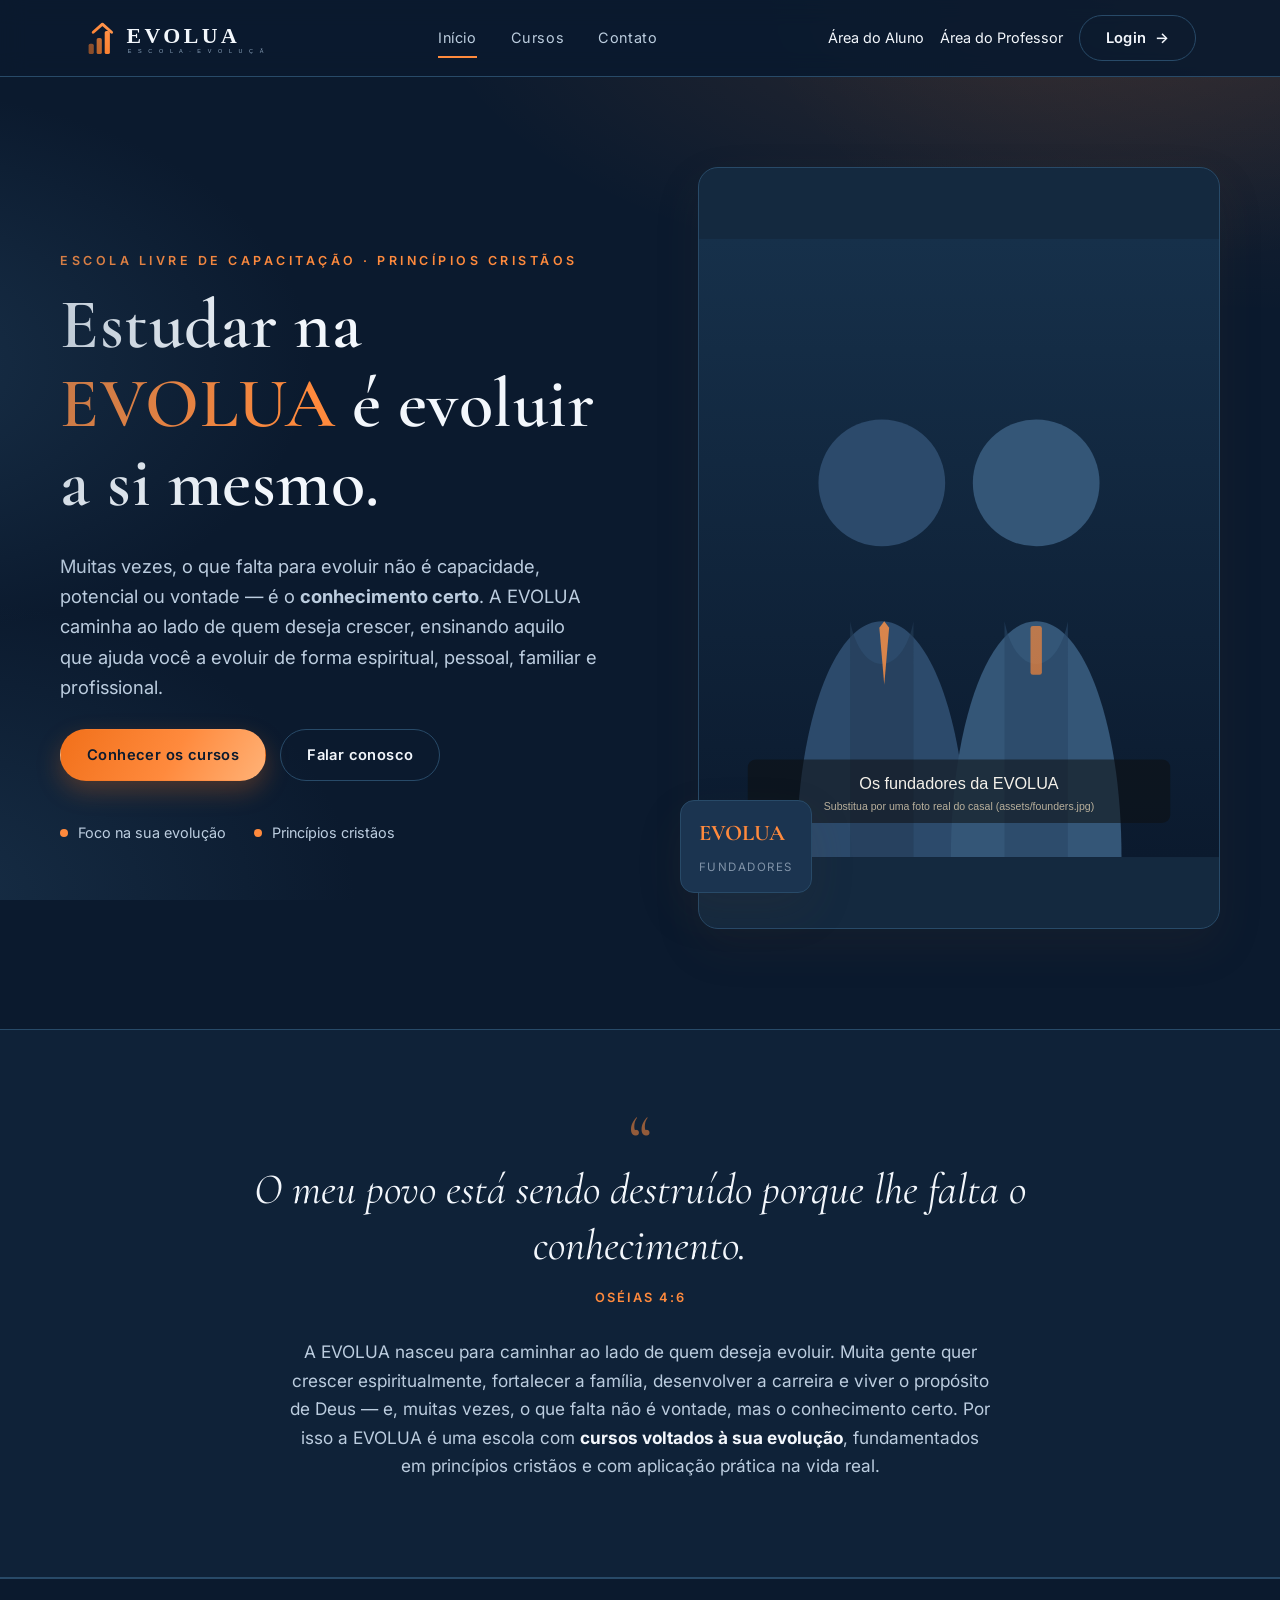
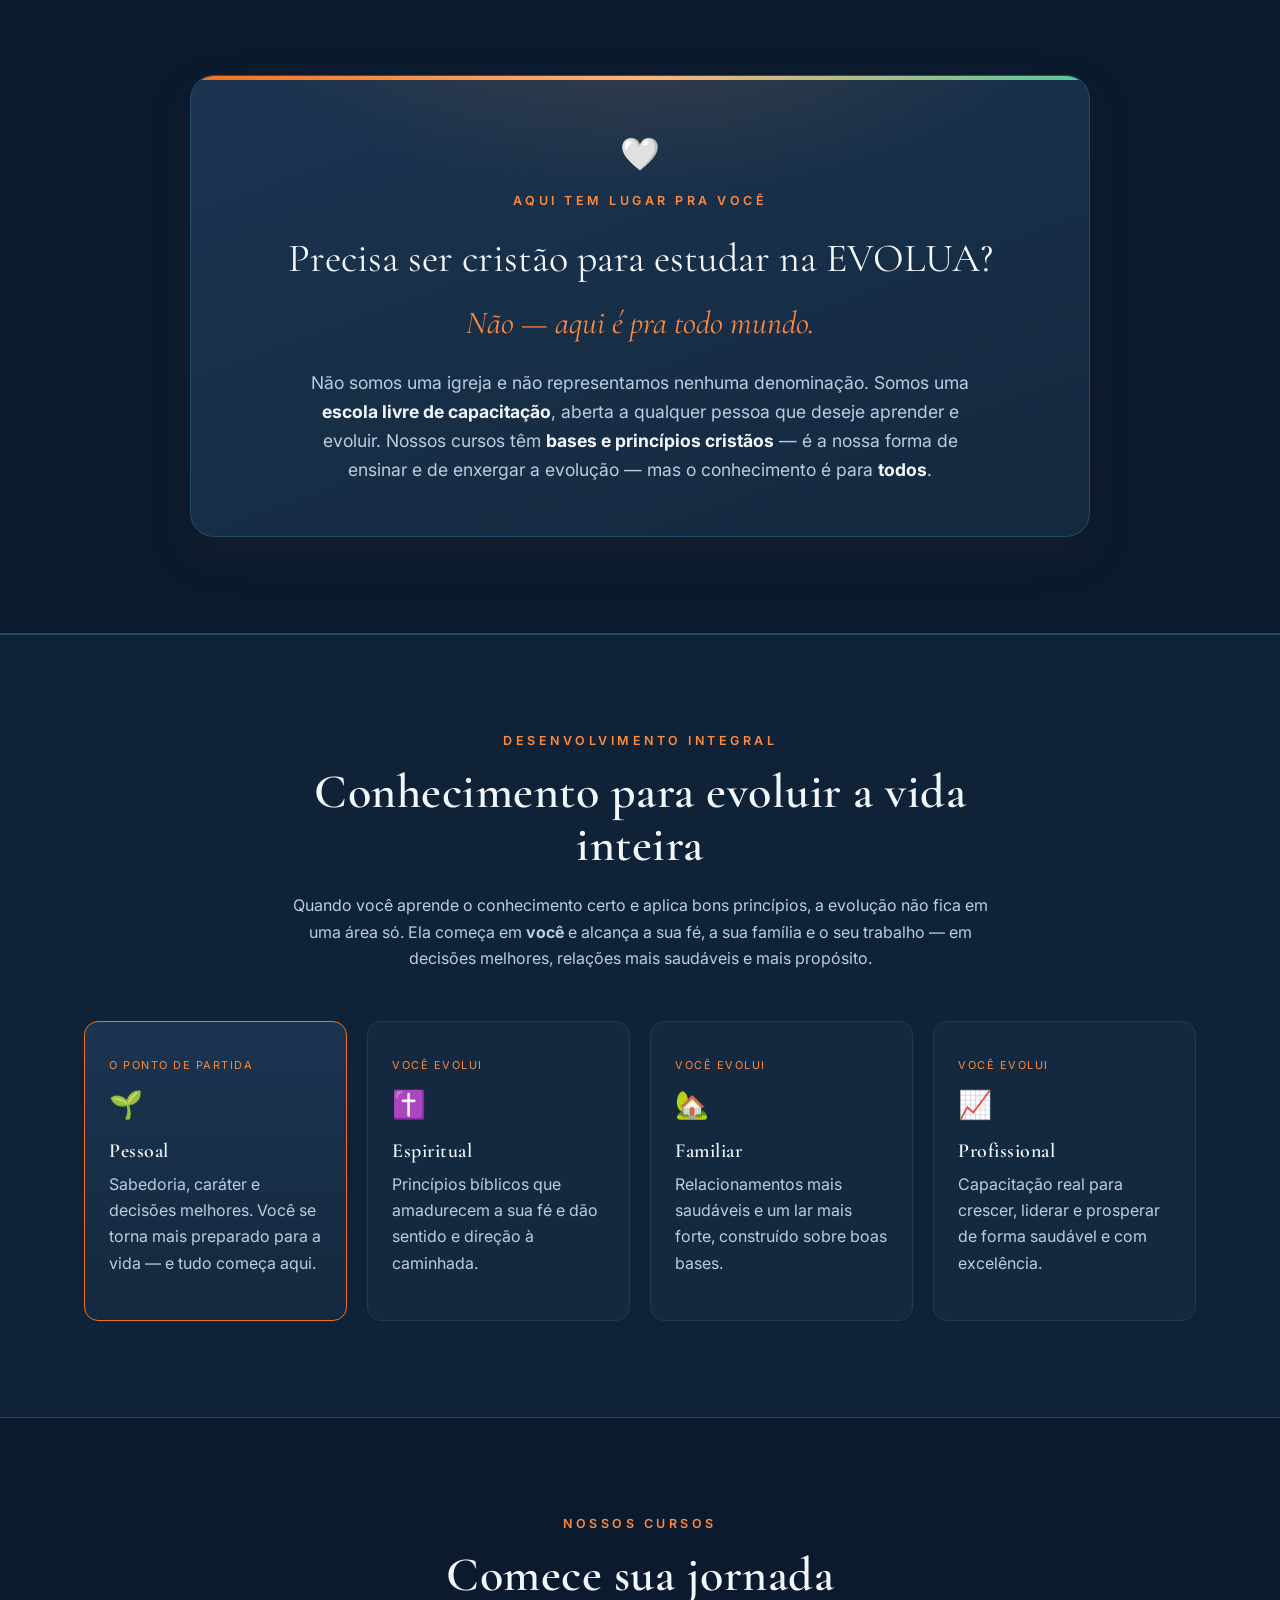
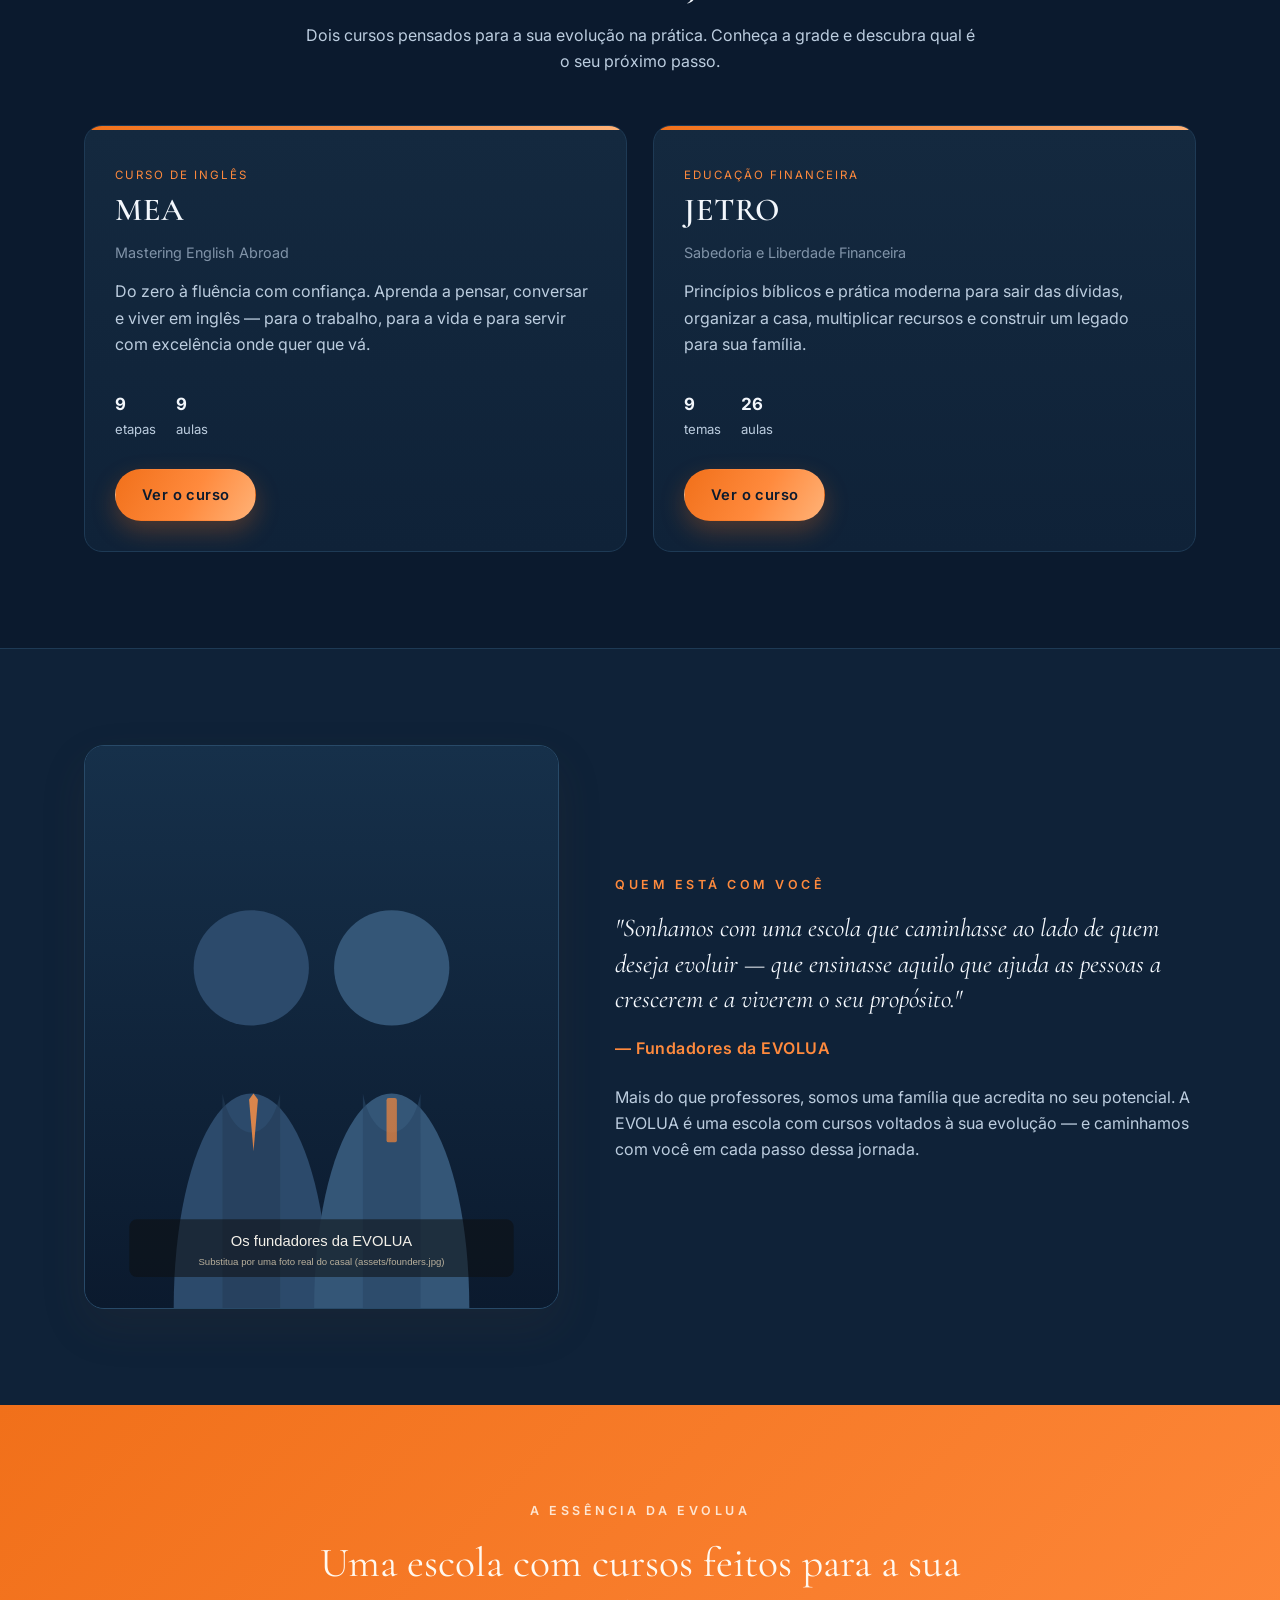
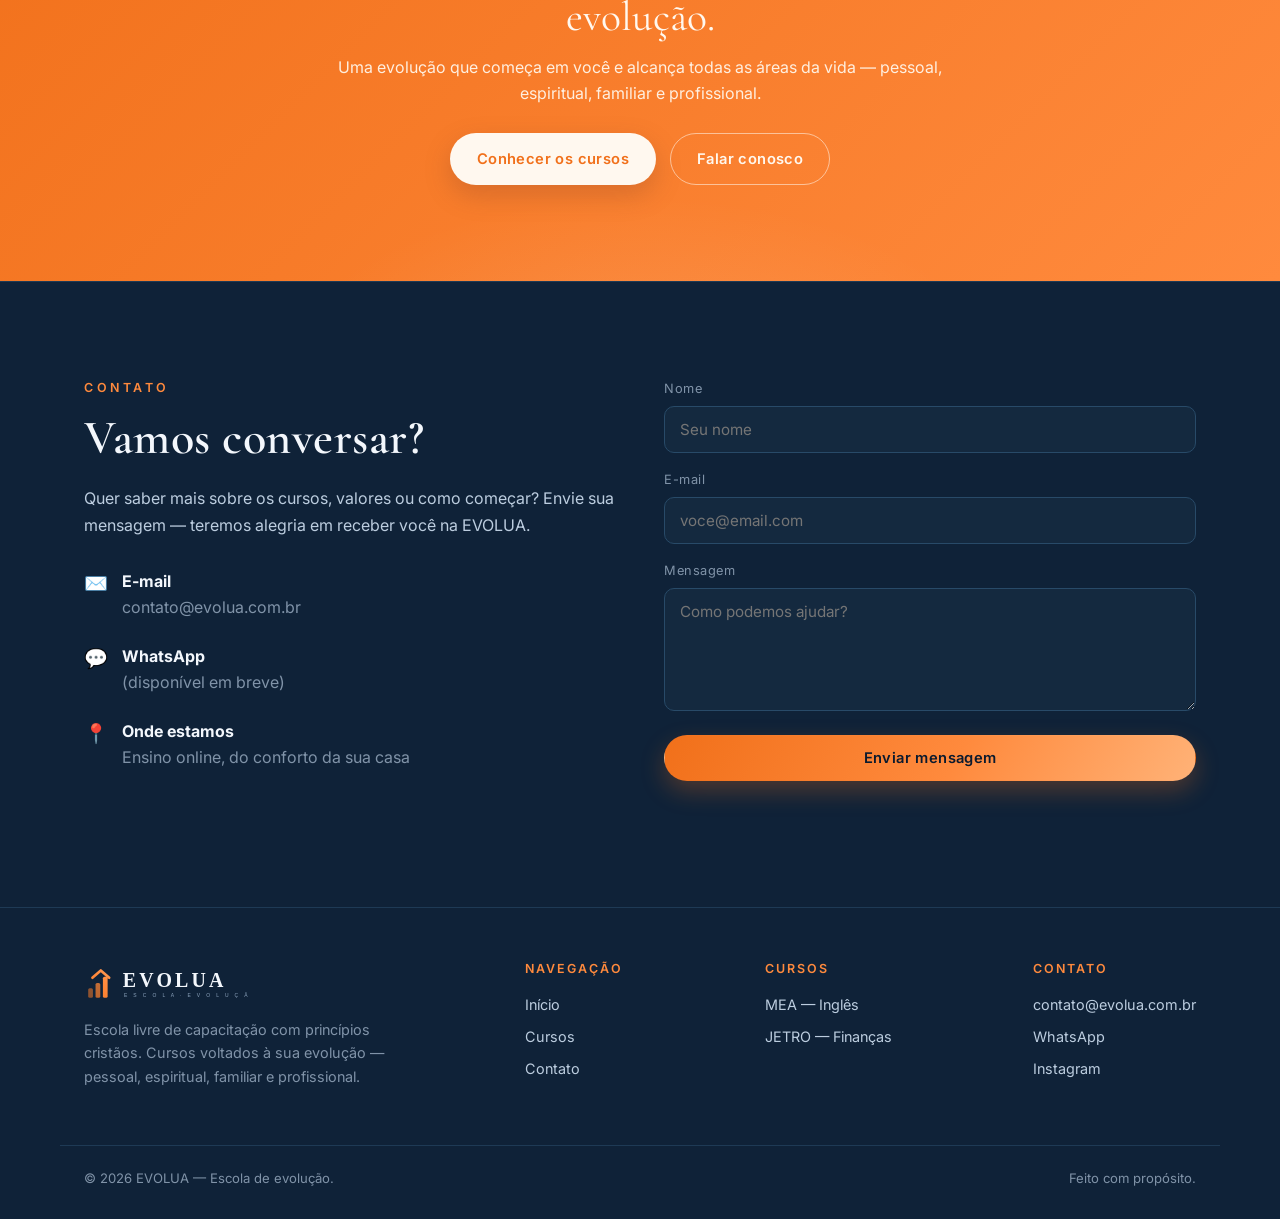
<file: index.html>
<!DOCTYPE html>
<html lang="pt-BR">
<head>
  <meta charset="UTF-8">
  <meta name="viewport" content="width=device-width, initial-scale=1.0">
  <title>EVOLUA — Escola de evolução</title>
  <meta name="description" content="EVOLUA — escola livre de capacitação com princípios cristãos. Conhecimento prático que ajuda você a evoluir: espiritual, pessoal, familiar e profissional.">
  <link rel="icon" href="assets/mark.svg" type="image/svg+xml">
  <link rel="preconnect" href="https://fonts.googleapis.com">
  <link rel="preconnect" href="https://fonts.gstatic.com" crossorigin>
  <link href="https://fonts.googleapis.com/css2?family=Cormorant+Garamond:wght@500;600;700&family=Inter:wght@400;500;600&display=swap" rel="stylesheet">
  <link rel="stylesheet" href="css/styles.css">
</head>
<body data-page="inicio">
  <div id="site-header"></div>

  <!-- ===================== HERO / EXPLICAÇÃO ===================== -->
  <section class="hero">
    <div class="wrap hero-grid">
      <div class="hero-text">
        <div class="eyebrow">Escola livre de capacitação · princípios cristãos</div>
        <h1>Estudar na <span>EVOLUA</span> é evoluir a si mesmo.</h1>
        <p class="lead">
          Muitas vezes, o que falta para evoluir não é capacidade, potencial ou vontade —
          é o <b>conhecimento certo</b>. A EVOLUA caminha ao lado de quem deseja crescer,
          ensinando aquilo que ajuda você a evoluir de forma espiritual, pessoal, familiar
          e profissional.
        </p>
        <div class="hero-cta">
          <a class="btn btn-gold" href="cursos.html">Conhecer os cursos</a>
          <a class="btn btn-ghost" href="#contato">Falar conosco</a>
        </div>
        <div class="values">
          <div class="v"><span class="dot"></span> Foco na sua evolução</div>
          <div class="v"><span class="dot"></span> Princípios cristãos</div>
        </div>
      </div>

      <div class="hero-figure">
        <div class="frame">
          <img src="assets/founders.svg" alt="Os fundadores da EVOLUA" width="640" height="760">
        </div>
        <div class="badge">
          <b>EVOLUA</b>
          <span>Fundadores</span>
        </div>
      </div>
    </div>
  </section>

  <!-- ===================== VERSÍCULO / POR QUE EXISTIMOS ===================== -->
  <section class="section verse-section">
    <div class="wrap">
      <div class="verse">
        <span class="mark">&ldquo;</span>
        <blockquote>O meu povo está sendo destruído porque lhe falta o conhecimento.</blockquote>
        <div class="ref">Oséias 4:6</div>
        <p class="exp">A EVOLUA nasceu para caminhar ao lado de quem deseja evoluir. Muita gente
        quer crescer espiritualmente, fortalecer a família, desenvolver a carreira e viver o
        propósito de Deus — e, muitas vezes, o que falta não é vontade, mas o conhecimento certo.
        Por isso a EVOLUA é uma escola com <b>cursos voltados à sua evolução</b>, fundamentados em
        princípios cristãos e com aplicação prática na vida real.</p>
      </div>
    </div>
  </section>

  <!-- ===================== BOAS-VINDAS / INCLUSÃO ===================== -->
  <section class="section welcome" id="faq">
    <div class="wrap">
      <div class="welcome-card">
        <div class="heart">🤍</div>
        <div class="eyebrow">Aqui tem lugar pra você</div>
        <p class="q">Precisa ser cristão para estudar na EVOLUA?</p>
        <p class="big">Não — aqui é pra todo mundo.</p>
        <p class="a">Não somos uma igreja e não representamos nenhuma denominação. Somos uma
        <b>escola livre de capacitação</b>, aberta a qualquer pessoa que deseje aprender e evoluir.
        Nossos cursos têm <b>bases e princípios cristãos</b> — é a nossa forma de ensinar e de
        enxergar a evolução — mas o conhecimento é para <b>todos</b>.</p>
      </div>
    </div>
  </section>

  <!-- ===================== PILARES ===================== -->
  <section class="section" style="background:var(--bg-soft); border-top:1px solid var(--line); border-bottom:1px solid var(--line);">
    <div class="wrap">
      <div class="center" style="max-width:720px; margin:0 auto 50px;">
        <div class="eyebrow">Desenvolvimento integral</div>
        <h2>Conhecimento para evoluir a vida inteira</h2>
        <p>Quando você aprende o conhecimento certo e aplica bons princípios, a evolução não fica
        em uma área só. Ela começa em <b>você</b> e alcança a sua fé, a sua família e o seu
        trabalho — em decisões melhores, relações mais saudáveis e mais propósito.</p>
      </div>
      <div class="pillars">
        <div class="pillar source">
          <span class="tag-from">O ponto de partida</span>
          <div class="ico">🌱</div>
          <h3>Pessoal</h3>
          <p>Sabedoria, caráter e decisões melhores. Você se torna mais preparado para a vida —
          e tudo começa aqui.</p>
        </div>
        <div class="pillar">
          <span class="tag-from">Você evolui</span>
          <div class="ico">✝️</div>
          <h3>Espiritual</h3>
          <p>Princípios bíblicos que amadurecem a sua fé e dão sentido e direção à caminhada.</p>
        </div>
        <div class="pillar">
          <span class="tag-from">Você evolui</span>
          <div class="ico">🏡</div>
          <h3>Familiar</h3>
          <p>Relacionamentos mais saudáveis e um lar mais forte, construído sobre boas bases.</p>
        </div>
        <div class="pillar">
          <span class="tag-from">Você evolui</span>
          <div class="ico">📈</div>
          <h3>Profissional</h3>
          <p>Capacitação real para crescer, liderar e prosperar de forma saudável e com excelência.</p>
        </div>
      </div>
    </div>
  </section>

  <!-- ===================== CURSOS (PRÉVIA) ===================== -->
  <section class="section" id="cursos-previa">
    <div class="wrap">
      <div class="center" style="max-width:680px; margin:0 auto 50px;">
        <div class="eyebrow">Nossos cursos</div>
        <h2>Comece sua jornada</h2>
        <p>Dois cursos pensados para a sua evolução na prática. Conheça a grade e descubra qual é o seu próximo passo.</p>
      </div>
      <div class="courses-grid">

        <article class="course-card">
          <div class="accent-bar"></div>
          <div class="course-top">
            <span class="course-tag">Curso de Inglês</span>
            <h3>MEA</h3>
            <div class="sub">Mastering English Abroad</div>
          </div>
          <div class="course-body">
            <p>Do zero à fluência com confiança. Aprenda a pensar, conversar e viver em inglês —
            para o trabalho, para a vida e para servir com excelência onde quer que vá.</p>
            <div class="course-meta">
              <span><b>9</b><br>etapas</span>
              <span><b>9</b><br>aulas</span>
            </div>
            <div class="course-actions">
              <a class="btn btn-gold" href="curso-mea.html">Ver o curso</a>
            </div>
          </div>
        </article>

        <article class="course-card">
          <div class="accent-bar"></div>
          <div class="course-top">
            <span class="course-tag">Educação Financeira</span>
            <h3>JETRO</h3>
            <div class="sub">Sabedoria e Liberdade Financeira</div>
          </div>
          <div class="course-body">
            <p>Princípios bíblicos e prática moderna para sair das dívidas, organizar a casa,
            multiplicar recursos e construir um legado para sua família.</p>
            <div class="course-meta">
              <span><b>9</b><br>temas</span>
              <span><b>26</b><br>aulas</span>
            </div>
            <div class="course-actions">
              <a class="btn btn-gold" href="curso-jetro.html">Ver o curso</a>
            </div>
          </div>
        </article>

      </div>
    </div>
  </section>

  <!-- ===================== FUNDADORES / FRASE ===================== -->
  <section class="section" style="background:var(--bg-soft); border-top:1px solid var(--line-soft);">
    <div class="wrap founders-grid">
      <div class="founders-photo">
        <img src="assets/founders.svg" alt="Fundadores da EVOLUA">
      </div>
      <div>
        <div class="eyebrow">Quem está com você</div>
        <p class="quote">"Sonhamos com uma escola que caminhasse ao lado de quem deseja evoluir —
        que ensinasse aquilo que ajuda as pessoas a crescerem e a viverem o seu propósito."</p>
        <div class="sign">— Fundadores da EVOLUA</div>
        <p style="margin-top:22px">Mais do que professores, somos uma família que acredita no seu potencial.
        A EVOLUA é uma escola com cursos voltados à sua evolução — e caminhamos com você em cada
        passo dessa jornada.</p>
      </div>
    </div>
  </section>

  <!-- ===================== FAIXA DE CHAMADA ===================== -->
  <section class="section cta-band">
    <div class="wrap">
      <div class="eyebrow" style="color:rgba(255,248,239,.85)">A essência da EVOLUA</div>
      <p class="big">Uma escola com cursos feitos para a sua evolução.</p>
      <p>Uma evolução que começa em você e alcança todas as áreas da vida — pessoal, espiritual, familiar e profissional.</p>
      <div class="hero-cta" style="justify-content:center">
        <a class="btn btn-gold" href="cursos.html">Conhecer os cursos</a>
        <a class="btn btn-ghost" href="#contato">Falar conosco</a>
      </div>
    </div>
  </section>

  <!-- ===================== CONTATO ===================== -->
  <section class="section" id="contato" style="background:var(--bg-soft); border-top:1px solid var(--line-soft);">
    <div class="wrap contact-grid">
      <div>
        <div class="eyebrow">Contato</div>
        <h2>Vamos conversar?</h2>
        <p>Quer saber mais sobre os cursos, valores ou como começar? Envie sua mensagem —
        teremos alegria em receber você na EVOLUA.</p>
        <div class="contact-info" style="margin-top:30px">
          <div class="ci"><span class="ico">✉️</span><div><b>E-mail</b><br><span class="muted">contato@evolua.com.br</span></div></div>
          <div class="ci"><span class="ico">💬</span><div><b>WhatsApp</b><br><span class="muted">(disponível em breve)</span></div></div>
          <div class="ci"><span class="ico">📍</span><div><b>Onde estamos</b><br><span class="muted">Ensino online, do conforto da sua casa</span></div></div>
        </div>
      </div>
      <form class="contact-form" onsubmit="event.preventDefault(); this.reset(); document.getElementById('cmsg').textContent='Mensagem enviada! Em breve entraremos em contato.';">
        <div class="field"><label for="cn">Nome</label><input id="cn" type="text" placeholder="Seu nome" required></div>
        <div class="field"><label for="ce">E-mail</label><input id="ce" type="email" placeholder="voce@email.com" required></div>
        <div class="field"><label for="ct">Mensagem</label><textarea id="ct" rows="5" placeholder="Como podemos ajudar?" required></textarea></div>
        <button class="btn btn-gold btn-block" type="submit">Enviar mensagem</button>
        <div class="form-msg ok" id="cmsg"></div>
      </form>
    </div>
  </section>

  <div id="site-footer"></div>

  <script src="js/courses-data.js"></script>
  <script src="js/auth.js"></script>
  <script src="js/mailer.js"></script>
  <script src="js/site.js"></script>
</body>
</html>
</file>
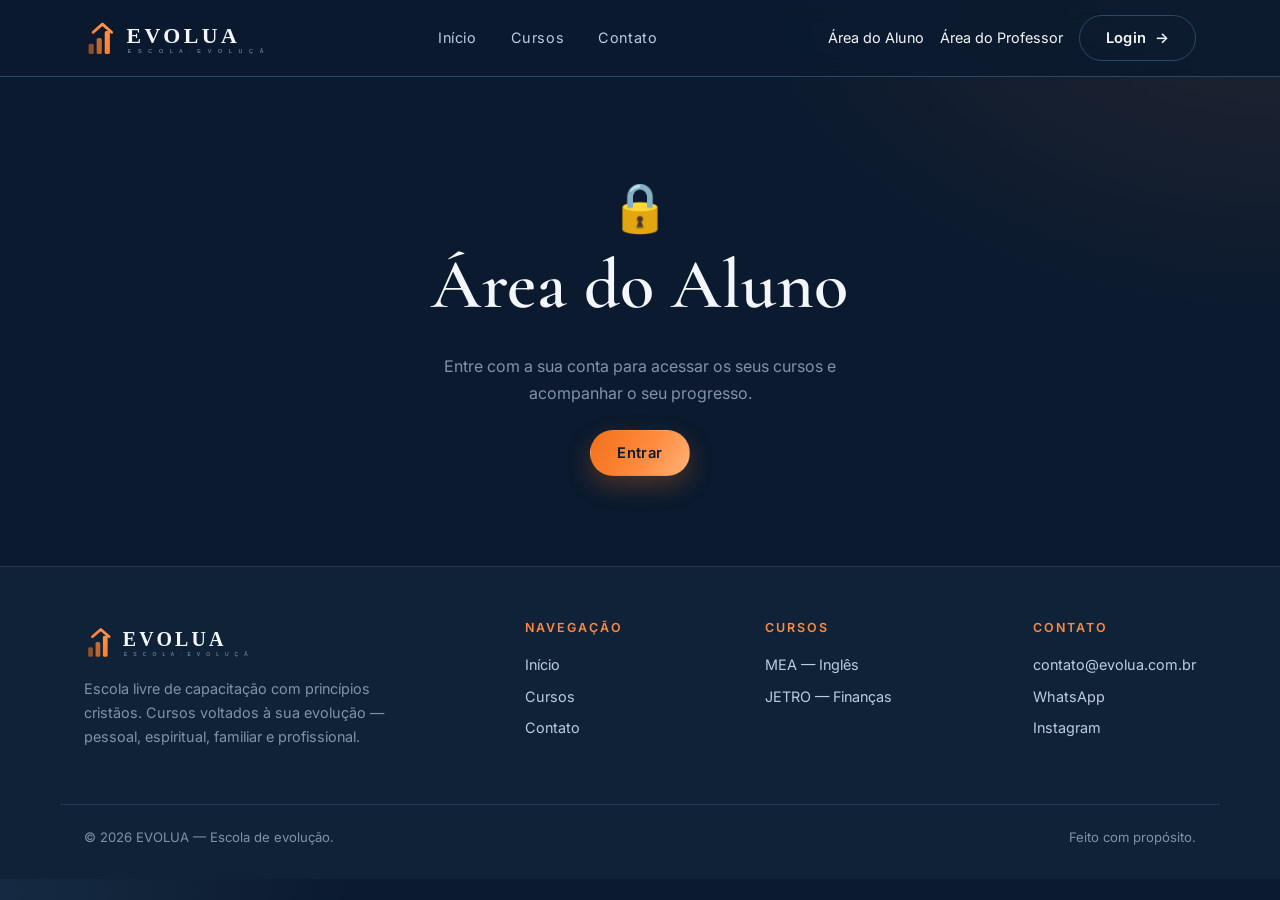
<file: area-aluno.html>
<!DOCTYPE html>
<html lang="pt-BR">
<head>
  <meta charset="UTF-8">
  <meta name="viewport" content="width=device-width, initial-scale=1.0">
  <title>Área do Aluno — EVOLUA</title>
  <meta name="description" content="Área do aluno EVOLUA: seus cursos e seu progresso.">
  <link rel="icon" href="assets/mark.svg" type="image/svg+xml">
  <link rel="preconnect" href="https://fonts.googleapis.com">
  <link rel="preconnect" href="https://fonts.gstatic.com" crossorigin>
  <link href="https://fonts.googleapis.com/css2?family=Cormorant+Garamond:wght@500;600;700&family=Inter:wght@400;500;600&display=swap" rel="stylesheet">
  <link rel="stylesheet" href="css/styles.css">
</head>
<body data-page="aluno" data-area="aluno">
  <div id="site-header"></div>
  <main id="area-root"></main>
  <div id="site-footer"></div>

  <script src="js/courses-data.js"></script>
  <script src="js/auth.js"></script>
  <script src="js/mailer.js"></script>
  <script src="js/site.js"></script>
  <script src="js/area.js"></script>
</body>
</html>
</file>
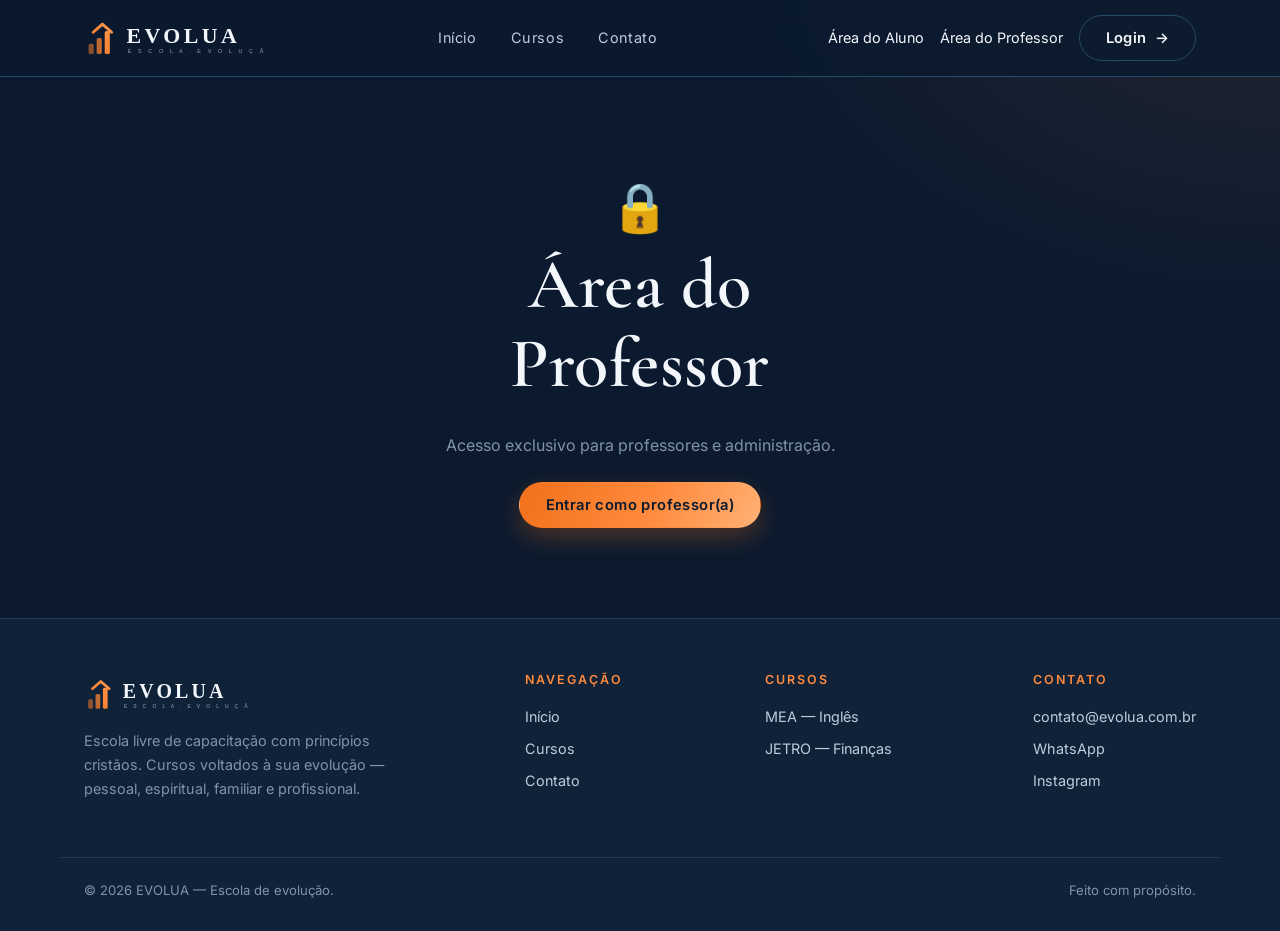
<file: area-professor.html>
<!DOCTYPE html>
<html lang="pt-BR">
<head>
  <meta charset="UTF-8">
  <meta name="viewport" content="width=device-width, initial-scale=1.0">
  <title>Área do Professor — EVOLUA</title>
  <meta name="robots" content="noindex">
  <link rel="icon" href="assets/mark.svg" type="image/svg+xml">
  <link rel="preconnect" href="https://fonts.googleapis.com">
  <link rel="preconnect" href="https://fonts.gstatic.com" crossorigin>
  <link href="https://fonts.googleapis.com/css2?family=Cormorant+Garamond:wght@500;600;700&family=Inter:wght@400;500;600&display=swap" rel="stylesheet">
  <link rel="stylesheet" href="css/styles.css">
</head>
<body data-page="professor" data-area="professor">
  <div id="site-header"></div>
  <main id="area-root"></main>
  <div id="site-footer"></div>

  <script src="js/courses-data.js"></script>
  <script src="js/auth.js"></script>
  <script src="js/mailer.js"></script>
  <script src="js/site.js"></script>
  <script src="js/area.js"></script>
</body>
</html>
</file>
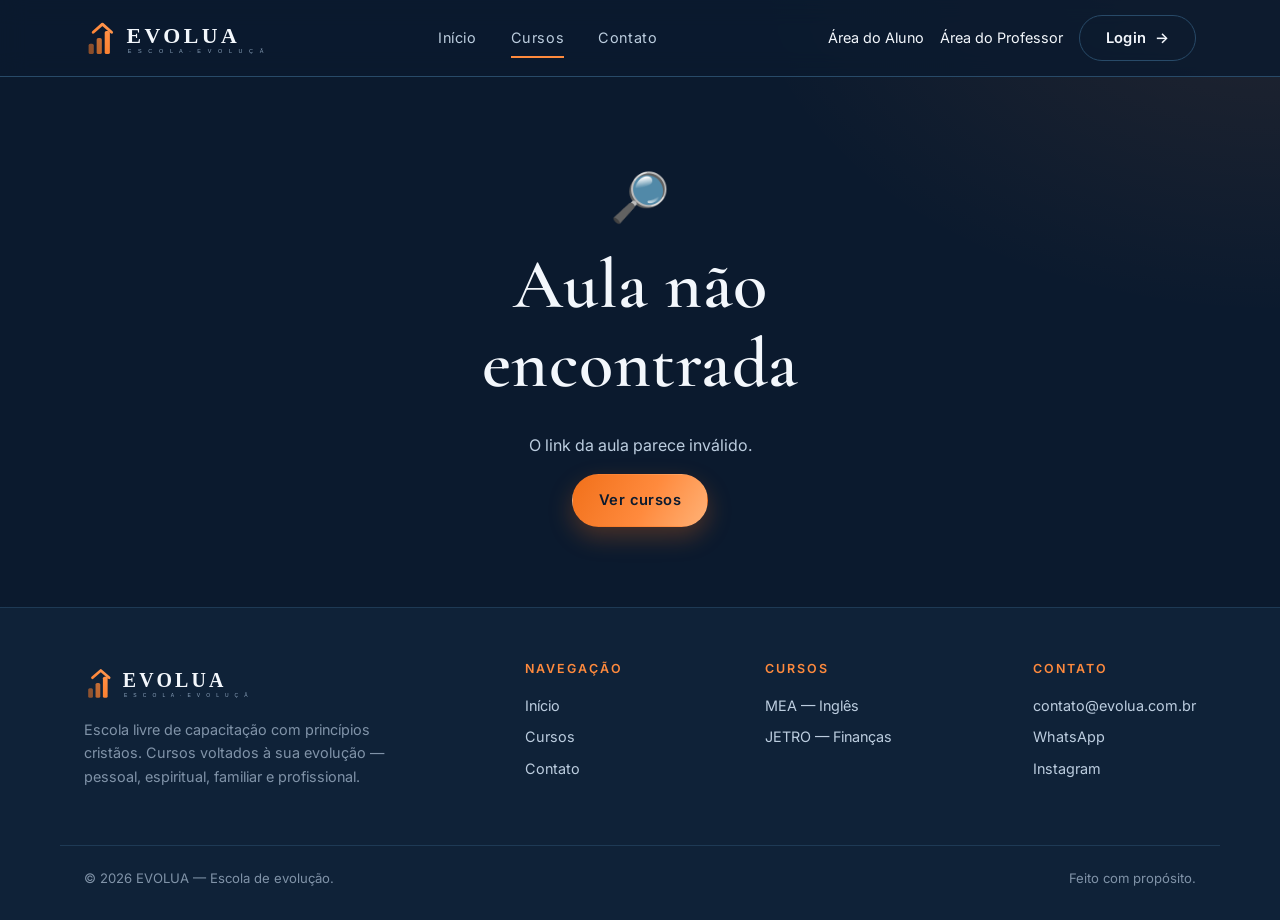
<file: aula.html>
<!DOCTYPE html>
<html lang="pt-BR">
<head>
  <meta charset="UTF-8">
  <meta name="viewport" content="width=device-width, initial-scale=1.0">
  <title>Aula — EVOLUA</title>
  <meta name="description" content="Conteúdo da aula — área do aluno EVOLUA.">
  <link rel="icon" href="assets/mark.svg" type="image/svg+xml">
  <link rel="preconnect" href="https://fonts.googleapis.com">
  <link rel="preconnect" href="https://fonts.gstatic.com" crossorigin>
  <link href="https://fonts.googleapis.com/css2?family=Cormorant+Garamond:wght@500;600;700&family=Inter:wght@400;500;600&display=swap" rel="stylesheet">
  <link rel="stylesheet" href="css/styles.css">
</head>
<body data-page="cursos">
  <div id="site-header"></div>

  <main id="reader-root"></main>

  <div id="site-footer"></div>

  <script src="js/courses-data.js"></script>
  <script src="js/content-mea.js"></script>
  <script src="js/content-jetro.js"></script>
  <script src="js/auth.js"></script>
  <script src="js/attendance.js"></script>
  <script src="js/mailer.js"></script>
  <script src="js/site.js"></script>
  <script src="js/reader.js"></script>
</body>
</html>
</file>
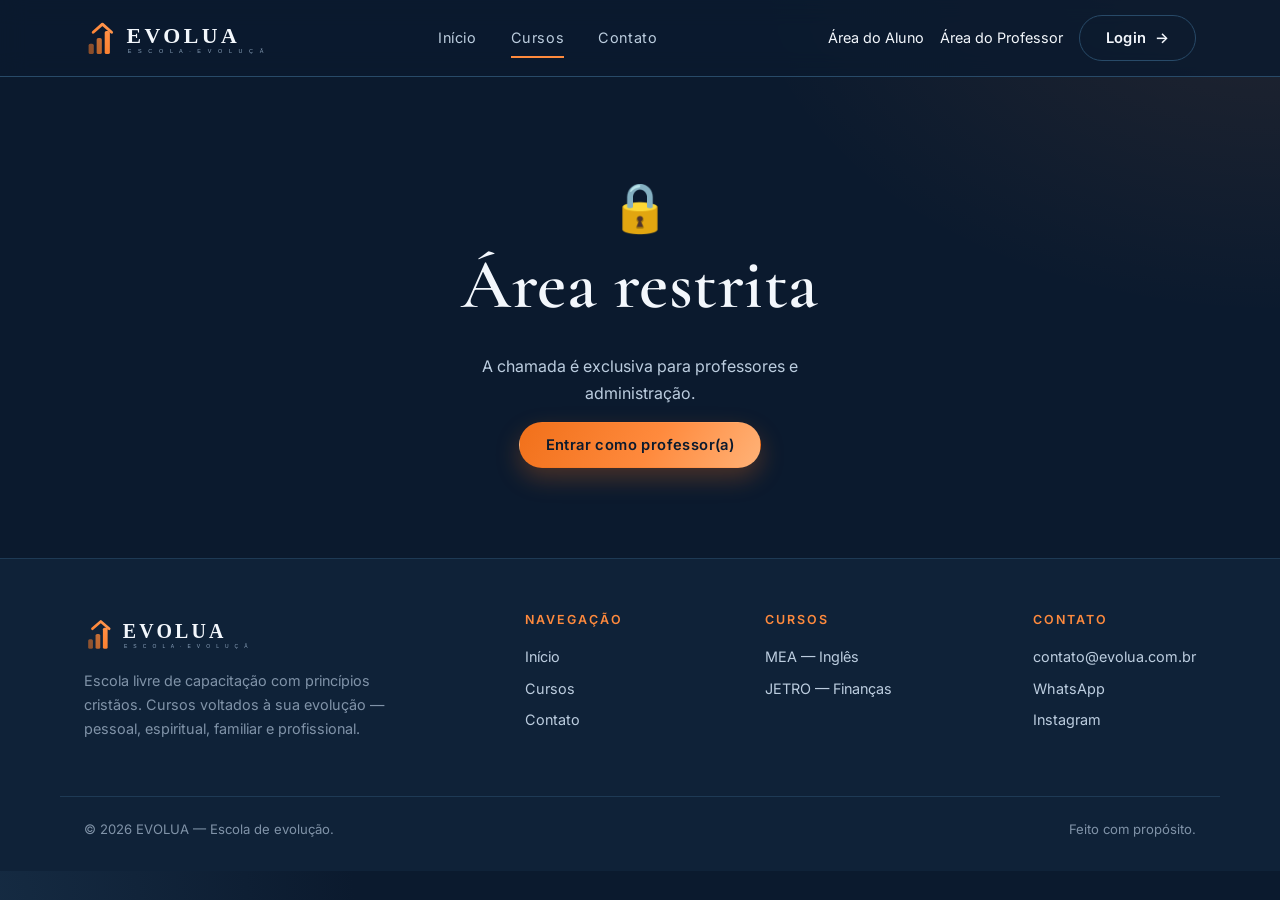
<file: chamada.html>
<!DOCTYPE html>
<html lang="pt-BR">
<head>
  <meta charset="UTF-8">
  <meta name="viewport" content="width=device-width, initial-scale=1.0">
  <title>Chamada — EVOLUA (professores)</title>
  <meta name="robots" content="noindex">
  <link rel="icon" href="assets/mark.svg" type="image/svg+xml">
  <link rel="preconnect" href="https://fonts.googleapis.com">
  <link rel="preconnect" href="https://fonts.gstatic.com" crossorigin>
  <link href="https://fonts.googleapis.com/css2?family=Cormorant+Garamond:wght@500;600;700&family=Inter:wght@400;500;600&display=swap" rel="stylesheet">
  <link rel="stylesheet" href="css/styles.css">
</head>
<body data-page="cursos">
  <div id="site-header"></div>
  <main id="cham-root"></main>
  <div id="site-footer"></div>

  <script src="js/courses-data.js"></script>
  <script src="js/auth.js"></script>
  <script src="js/attendance.js"></script>
  <script src="js/site.js"></script>
  <script src="js/chamada.js"></script>
</body>
</html>
</file>
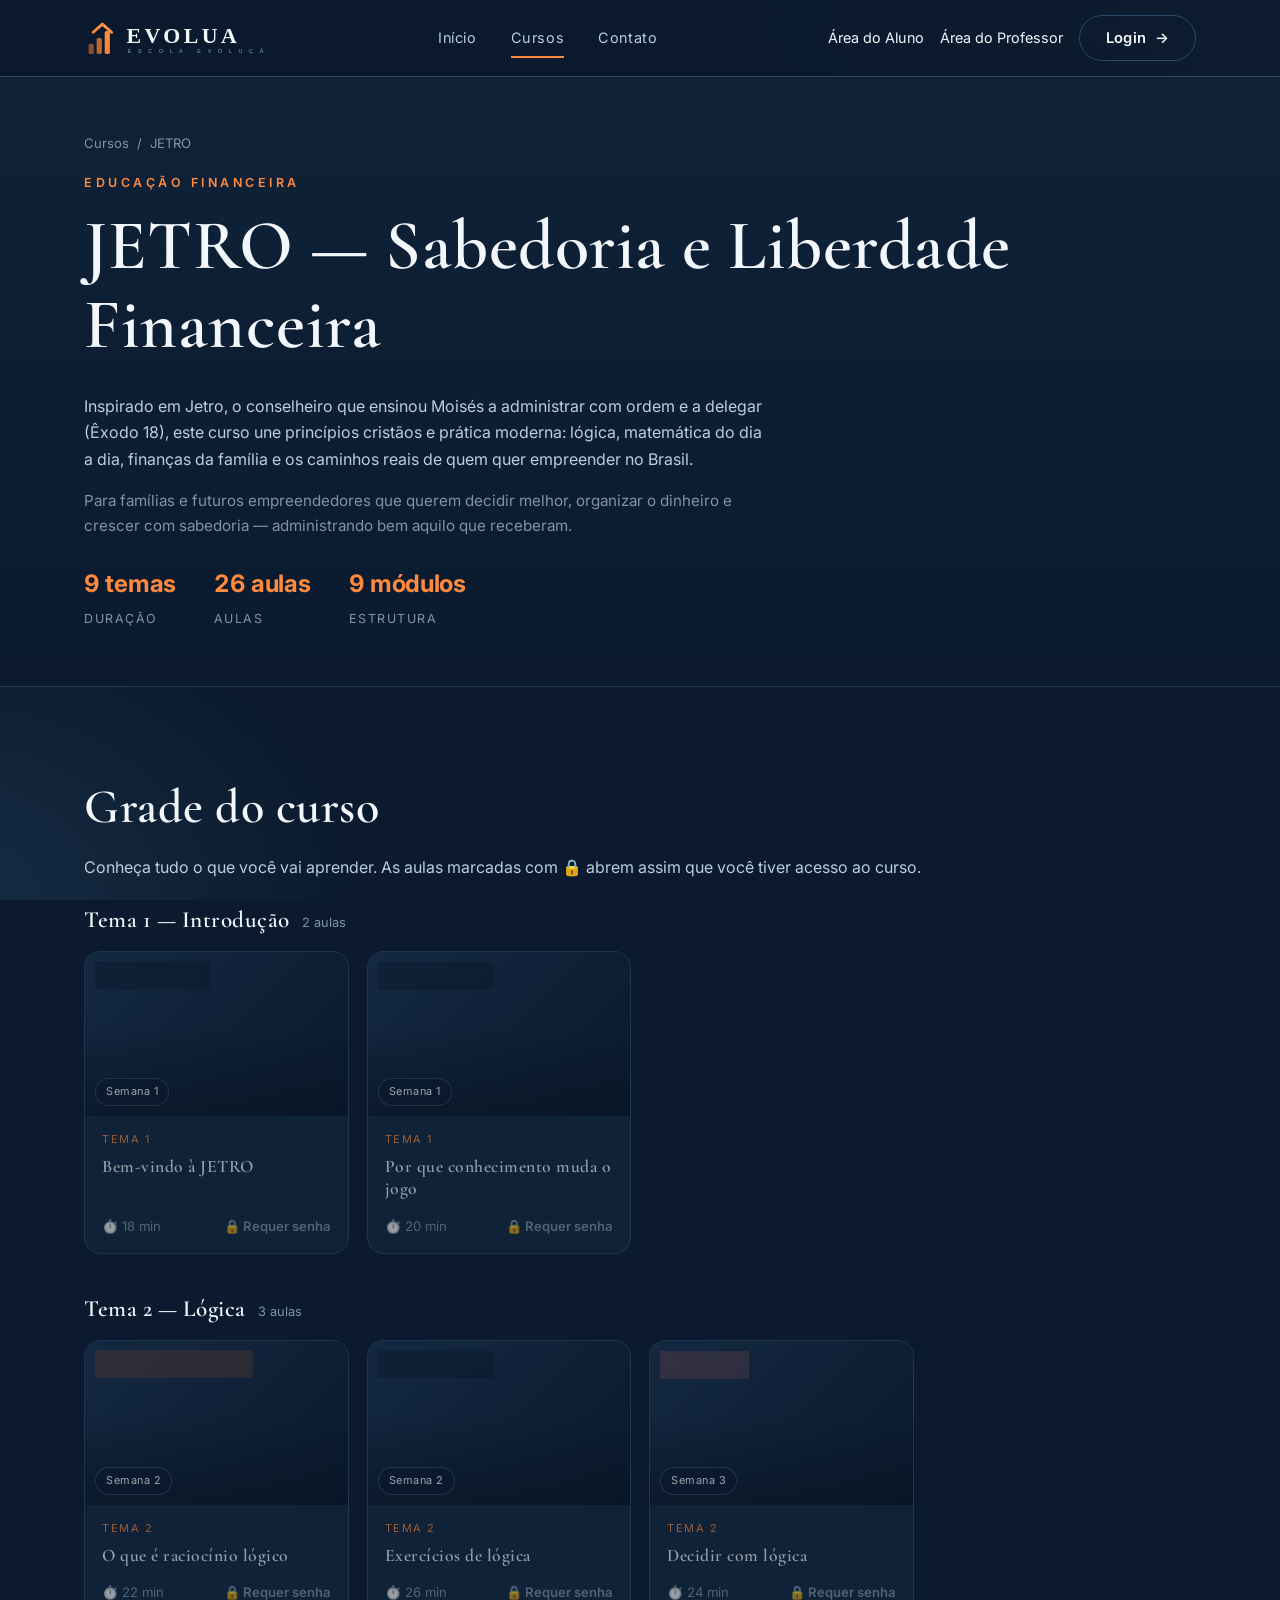
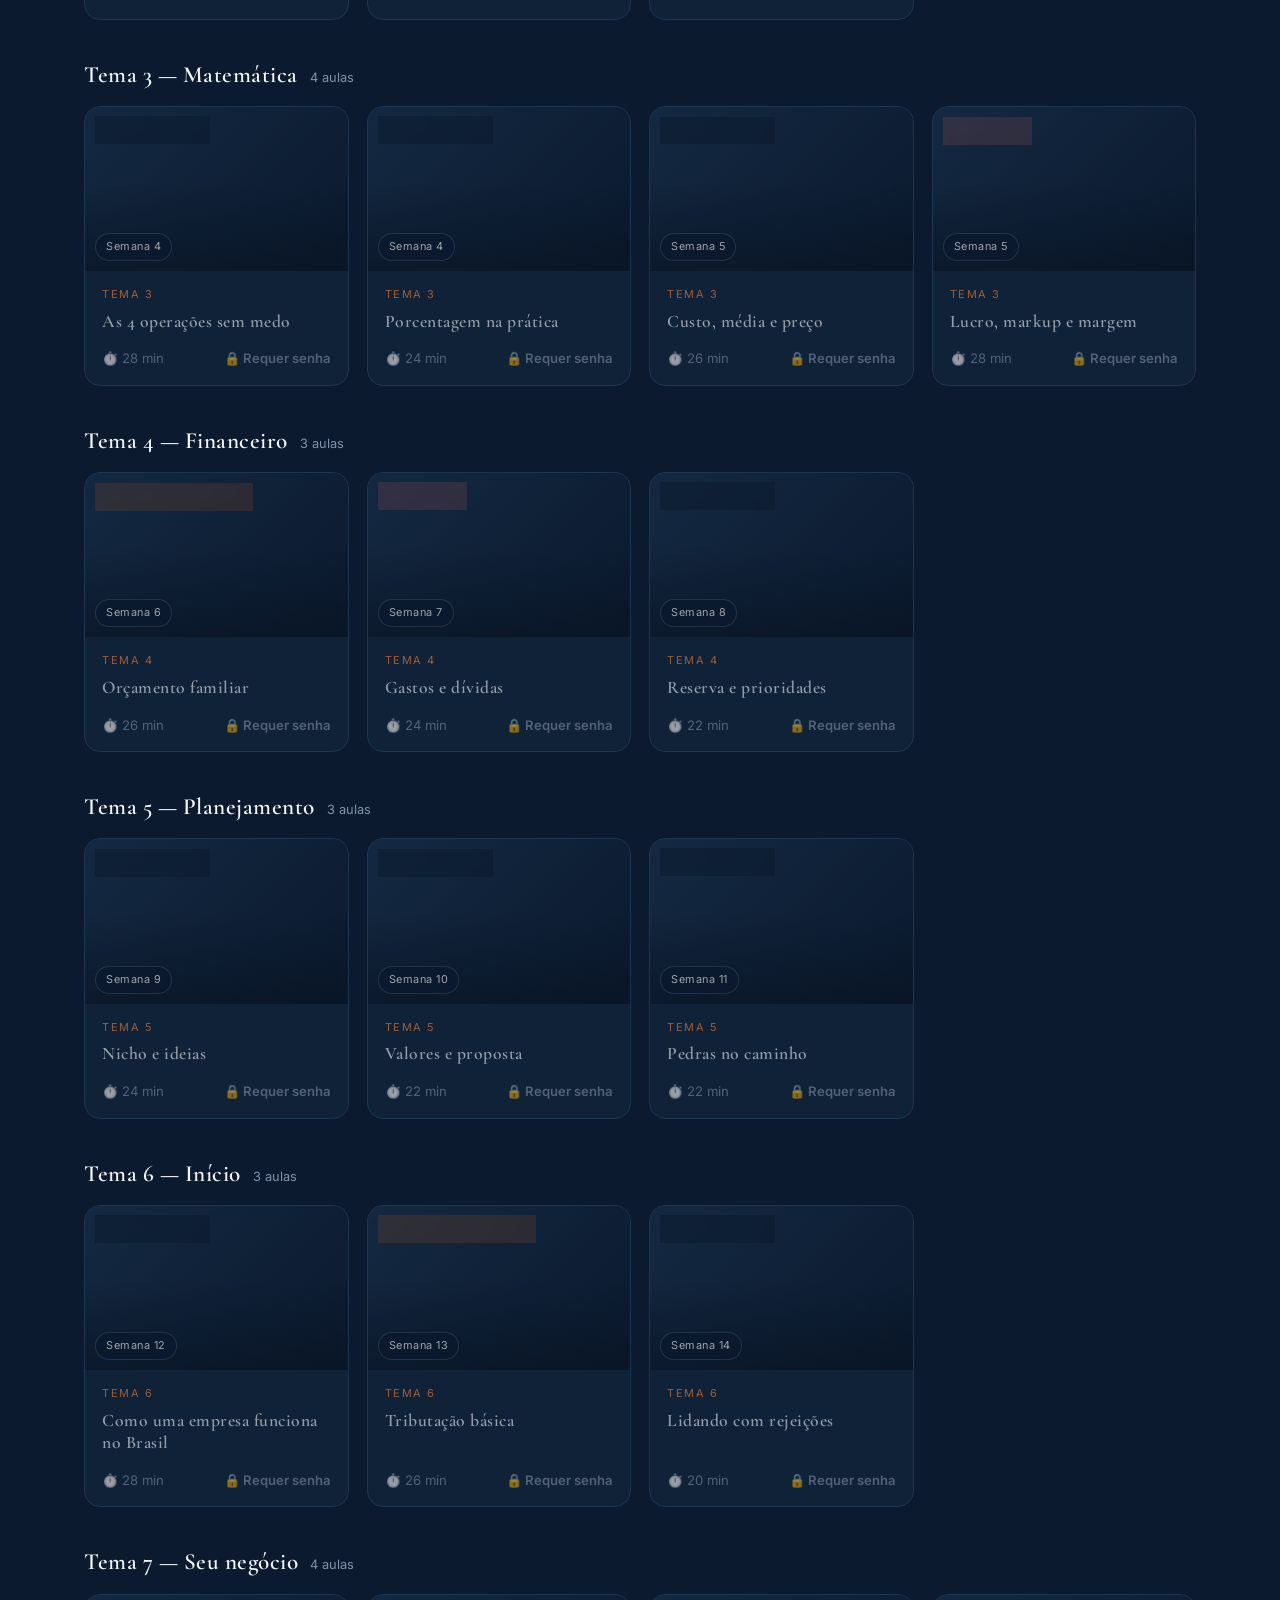
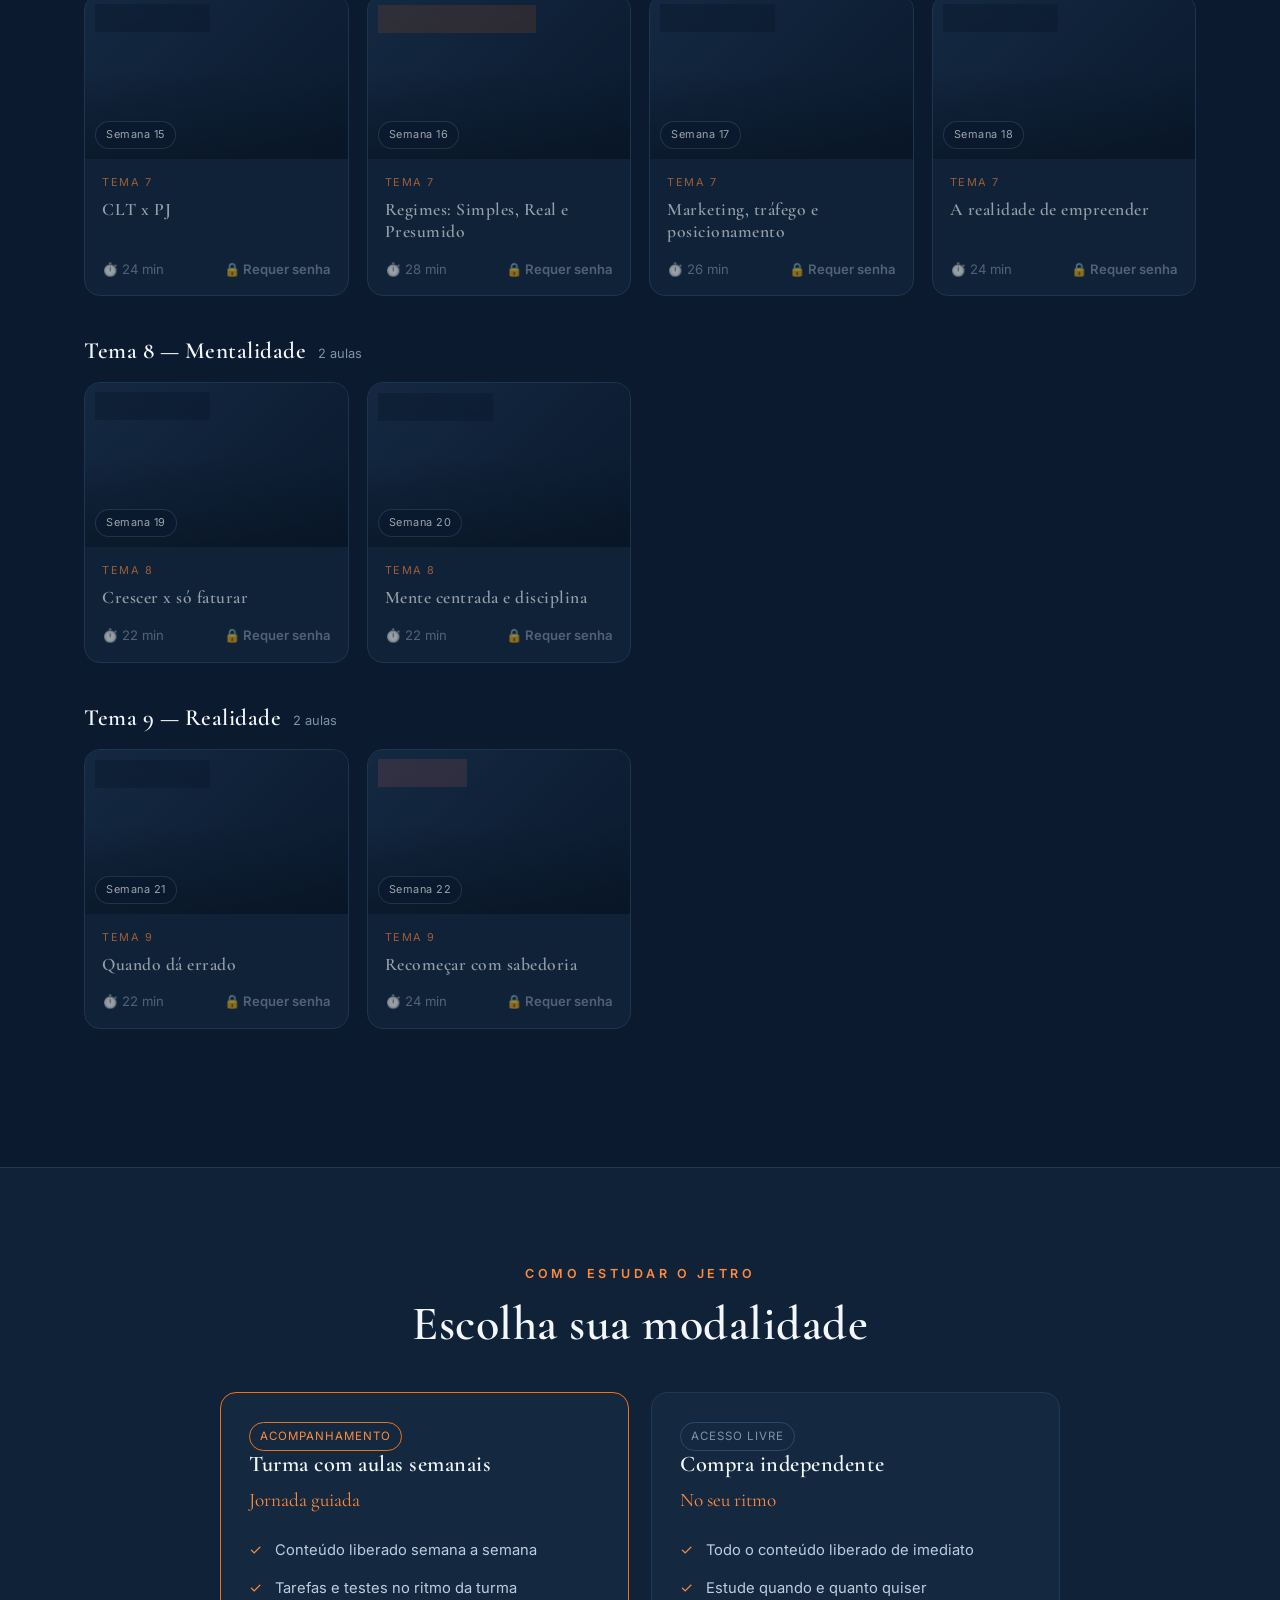
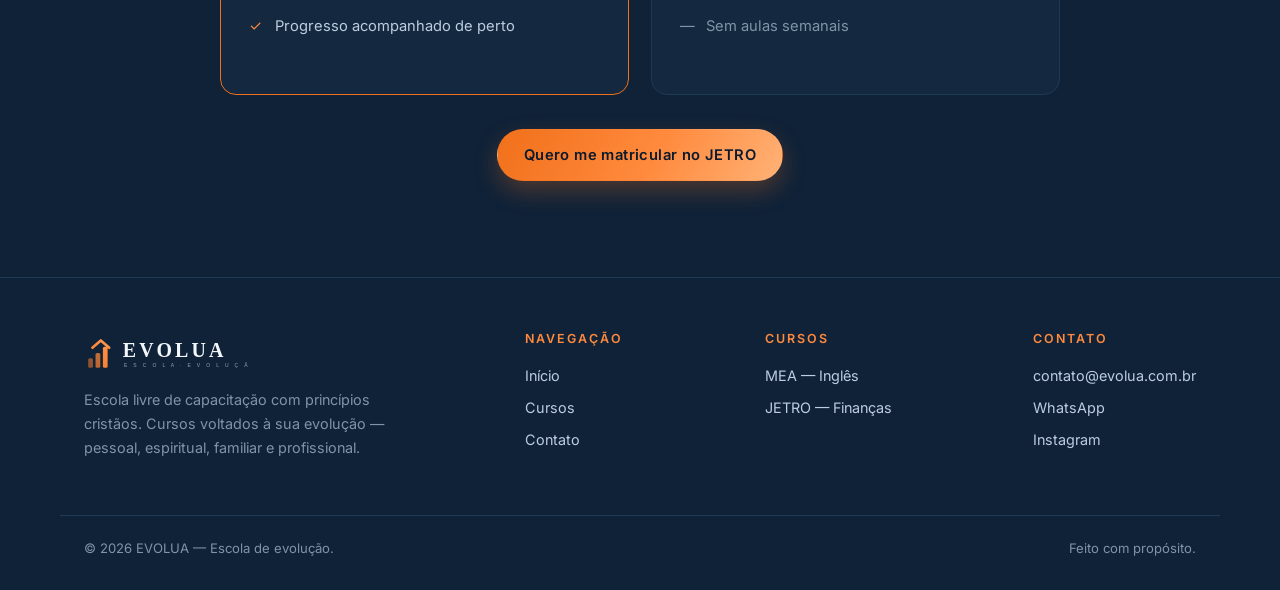
<file: curso-jetro.html>
<!DOCTYPE html>
<html lang="pt-BR">
<head>
  <meta charset="UTF-8">
  <meta name="viewport" content="width=device-width, initial-scale=1.0">
  <title>JETRO — Educação Financeira | EVOLUA</title>
  <meta name="description" content="JETRO — o curso de educação financeira da EVOLUA. Conheça a grade. Conteúdo liberado para alunos com acesso.">
  <link rel="icon" href="assets/mark.svg" type="image/svg+xml">
  <link rel="preconnect" href="https://fonts.googleapis.com">
  <link rel="preconnect" href="https://fonts.gstatic.com" crossorigin>
  <link href="https://fonts.googleapis.com/css2?family=Cormorant+Garamond:wght@500;600;700&family=Inter:wght@400;500;600&display=swap" rel="stylesheet">
  <link rel="stylesheet" href="css/styles.css">
</head>
<body data-page="cursos" data-course="jetro">
  <div id="site-header"></div>

  <!-- ===================== HUB HERO ===================== -->
  <section class="hub-hero">
    <div class="wrap">
      <div class="breadcrumb"><a href="cursos.html">Cursos</a> &nbsp;/&nbsp; <span id="bcName">JETRO</span></div>
      <div class="eyebrow" id="hubTag">Educação Financeira</div>
      <h1 id="hubName">JETRO</h1>
      <p class="lead" id="hubSummary" style="max-width:680px"></p>
      <p class="muted" id="hubForWho" style="max-width:680px;font-size:.95rem"></p>
      <div class="hub-meta" id="hubMeta"></div>
    </div>
  </section>

  <!-- ===================== CONTEÚDO / GRADE ===================== -->
  <section class="section" style="padding-top:48px">
    <div class="wrap">
      <div id="accessBanner" class="access-banner"></div>

      <div class="progress-wrap hidden" id="progressWrap">
        <div class="progress-bar"><i></i></div>
        <div class="progress-label"></div>
      </div>

      <h2 style="margin-top:46px">Grade do curso</h2>
      <p style="margin-bottom:26px">Conheça tudo o que você vai aprender. As aulas marcadas com 🔒
      abrem assim que você tiver acesso ao curso.</p>

      <div id="modules"></div>
    </div>
  </section>

  <!-- ===================== MODALIDADES ===================== -->
  <section class="section" style="background:var(--bg-soft); border-top:1px solid var(--line-soft);">
    <div class="wrap">
      <div class="center" style="max-width:640px;margin:0 auto 40px">
        <div class="eyebrow">Como estudar o JETRO</div>
        <h2>Escolha sua modalidade</h2>
      </div>
      <div class="plans" style="max-width:840px;margin:0 auto">
        <div class="plan feature">
          <span class="tag-pill" style="border-color:var(--gold-deep);color:var(--gold)">Acompanhamento</span>
          <h3>Turma com aulas semanais</h3>
          <div class="price">Jornada guiada</div>
          <ul>
            <li>Conteúdo liberado semana a semana</li>
            <li>Tarefas e testes no ritmo da turma</li>
            <li>Progresso acompanhado de perto</li>
          </ul>
        </div>
        <div class="plan">
          <span class="tag-pill">Acesso livre</span>
          <h3>Compra independente</h3>
          <div class="price">No seu ritmo</div>
          <ul>
            <li>Todo o conteúdo liberado de imediato</li>
            <li>Estude quando e quanto quiser</li>
            <li class="no">Sem aulas semanais</li>
          </ul>
        </div>
      </div>
      <div class="center" style="margin-top:34px">
        <a class="btn btn-gold" href="index.html#contato">Quero me matricular no JETRO</a>
      </div>
    </div>
  </section>

  <div id="site-footer"></div>

  <script src="js/courses-data.js"></script>
  <script src="js/auth.js"></script>
  <script src="js/site.js"></script>
  <script src="js/hub.js"></script>
</body>
</html>
</file>
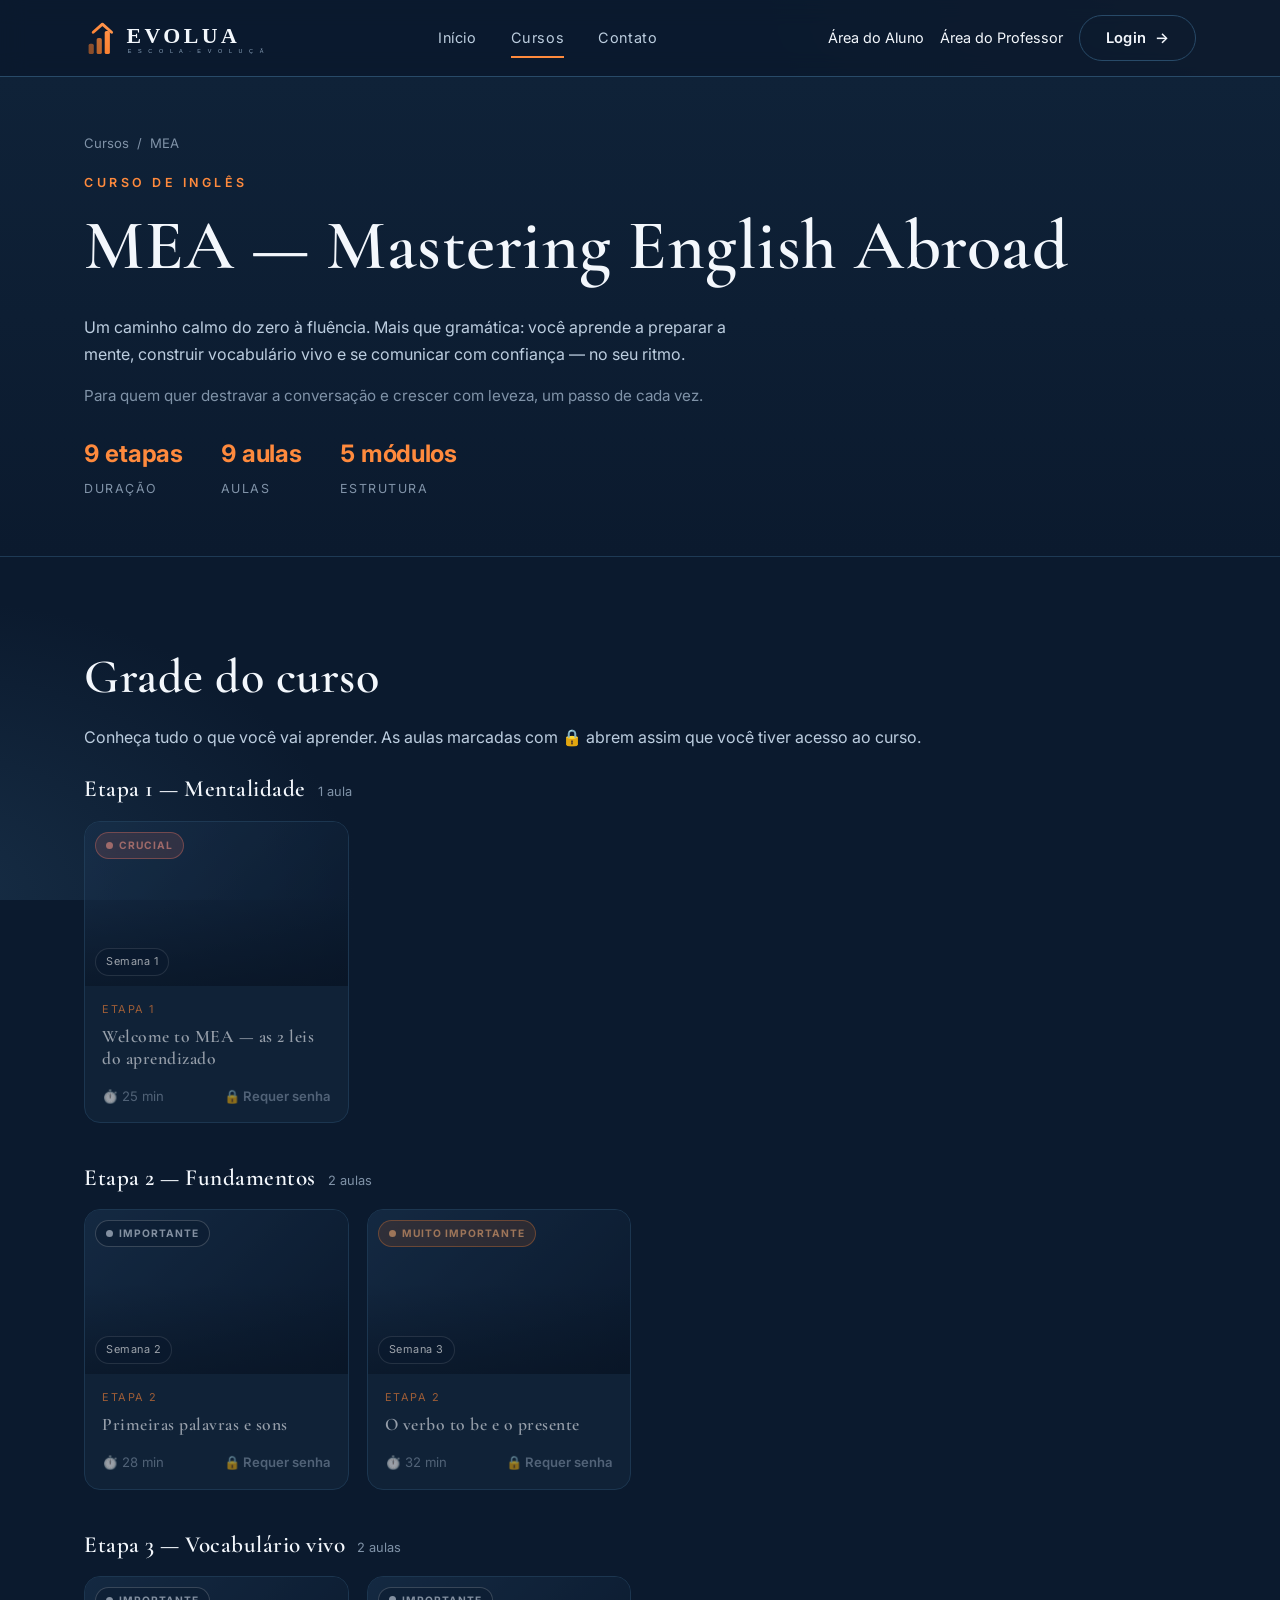
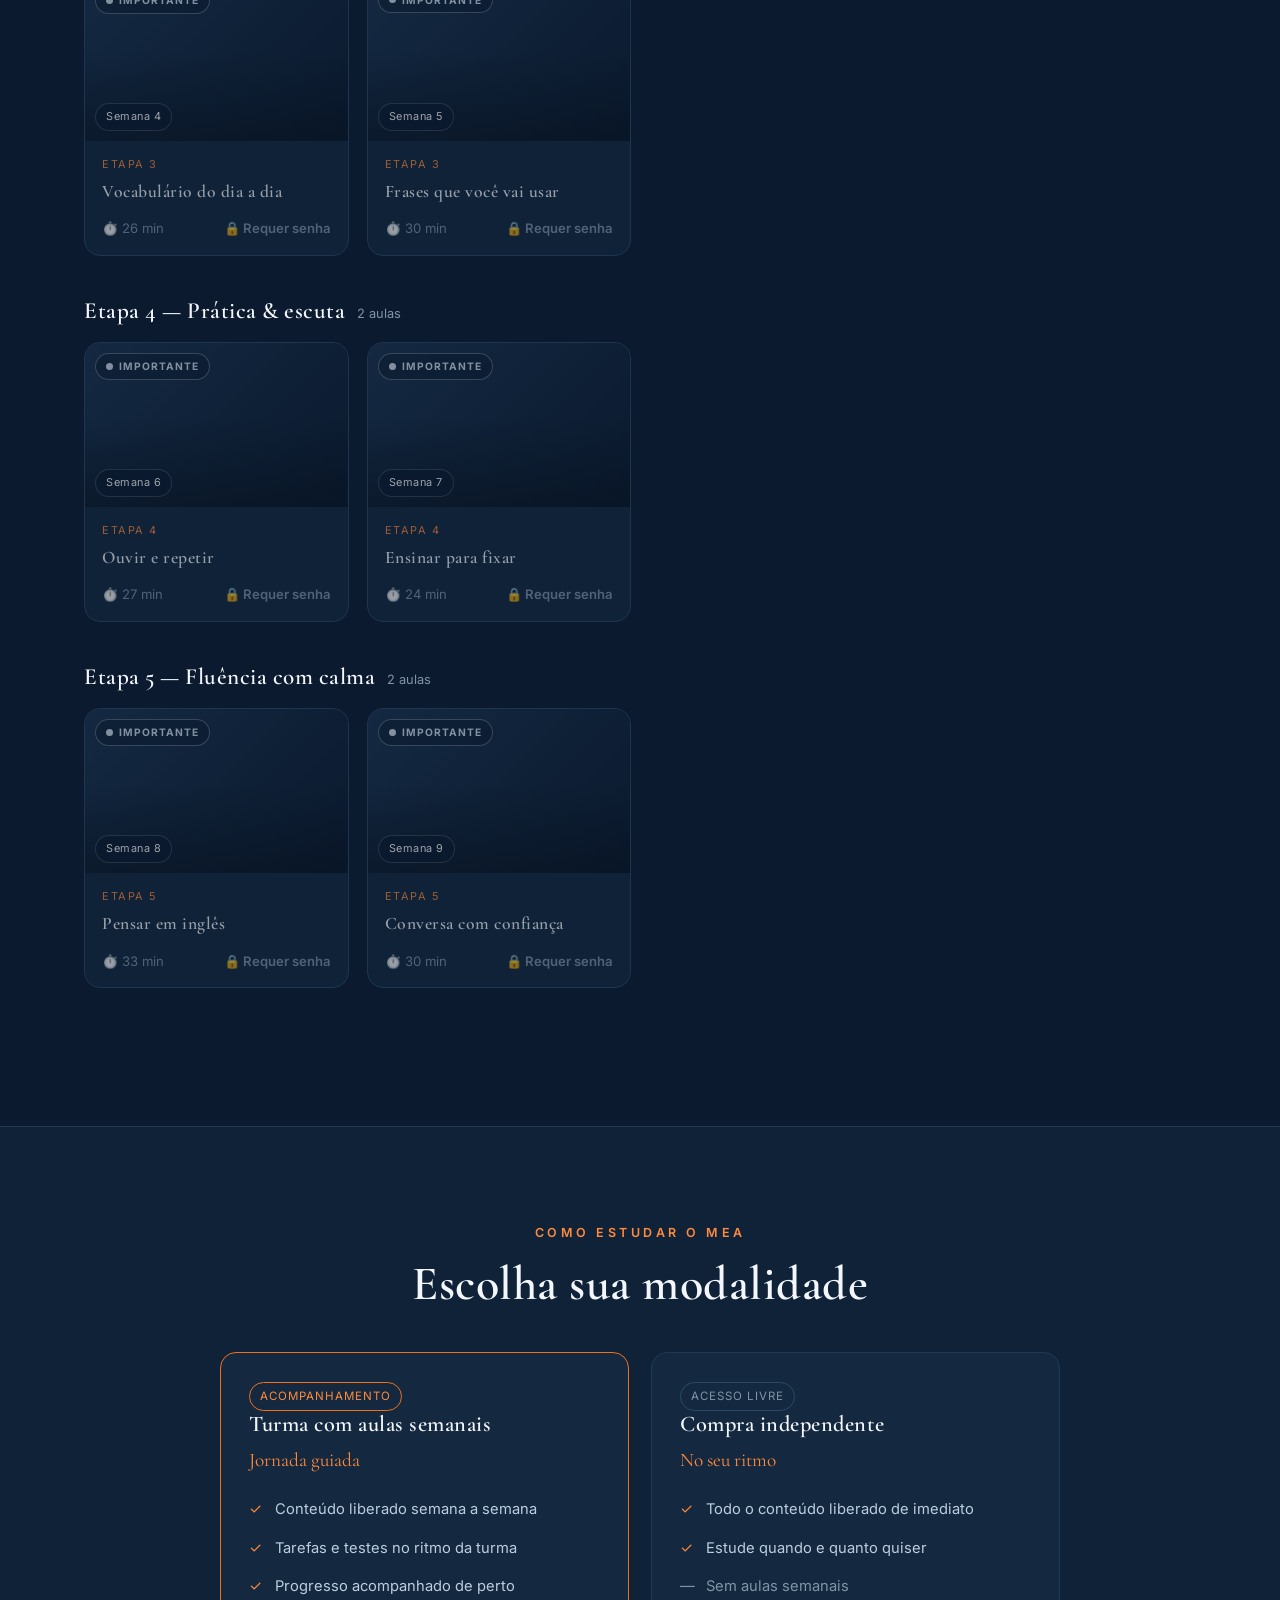
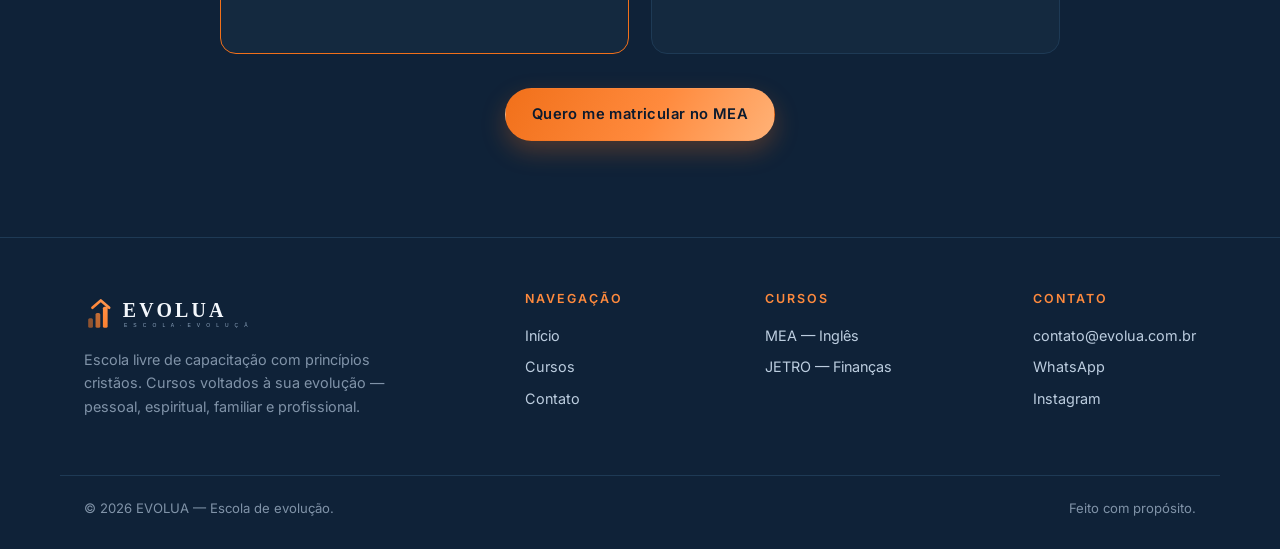
<file: curso-mea.html>
<!DOCTYPE html>
<html lang="pt-BR">
<head>
  <meta charset="UTF-8">
  <meta name="viewport" content="width=device-width, initial-scale=1.0">
  <title>MEA — Curso de Inglês | EVOLUA</title>
  <meta name="description" content="MEA — o curso de inglês da EVOLUA. Conheça a grade. Conteúdo liberado para alunos com acesso.">
  <link rel="icon" href="assets/mark.svg" type="image/svg+xml">
  <link rel="preconnect" href="https://fonts.googleapis.com">
  <link rel="preconnect" href="https://fonts.gstatic.com" crossorigin>
  <link href="https://fonts.googleapis.com/css2?family=Cormorant+Garamond:wght@500;600;700&family=Inter:wght@400;500;600&display=swap" rel="stylesheet">
  <link rel="stylesheet" href="css/styles.css">
</head>
<body data-page="cursos" data-course="mea">
  <div id="site-header"></div>

  <!-- ===================== HUB HERO ===================== -->
  <section class="hub-hero">
    <div class="wrap">
      <div class="breadcrumb"><a href="cursos.html">Cursos</a> &nbsp;/&nbsp; <span id="bcName">MEA</span></div>
      <div class="eyebrow" id="hubTag">Curso de Inglês</div>
      <h1 id="hubName">MEA</h1>
      <p class="lead" id="hubSummary" style="max-width:680px"></p>
      <p class="muted" id="hubForWho" style="max-width:680px;font-size:.95rem"></p>
      <div class="hub-meta" id="hubMeta"></div>
    </div>
  </section>

  <!-- ===================== CONTEÚDO / GRADE ===================== -->
  <section class="section" style="padding-top:48px">
    <div class="wrap">
      <div id="accessBanner" class="access-banner"></div>

      <div class="progress-wrap hidden" id="progressWrap">
        <div class="progress-bar"><i></i></div>
        <div class="progress-label"></div>
      </div>

      <h2 style="margin-top:46px">Grade do curso</h2>
      <p style="margin-bottom:26px">Conheça tudo o que você vai aprender. As aulas marcadas com 🔒
      abrem assim que você tiver acesso ao curso.</p>

      <div id="modules"></div>
    </div>
  </section>

  <!-- ===================== MODALIDADES ===================== -->
  <section class="section" style="background:var(--bg-soft); border-top:1px solid var(--line-soft);">
    <div class="wrap">
      <div class="center" style="max-width:640px;margin:0 auto 40px">
        <div class="eyebrow">Como estudar o MEA</div>
        <h2>Escolha sua modalidade</h2>
      </div>
      <div class="plans" style="max-width:840px;margin:0 auto">
        <div class="plan feature">
          <span class="tag-pill" style="border-color:var(--gold-deep);color:var(--gold)">Acompanhamento</span>
          <h3>Turma com aulas semanais</h3>
          <div class="price">Jornada guiada</div>
          <ul>
            <li>Conteúdo liberado semana a semana</li>
            <li>Tarefas e testes no ritmo da turma</li>
            <li>Progresso acompanhado de perto</li>
          </ul>
        </div>
        <div class="plan">
          <span class="tag-pill">Acesso livre</span>
          <h3>Compra independente</h3>
          <div class="price">No seu ritmo</div>
          <ul>
            <li>Todo o conteúdo liberado de imediato</li>
            <li>Estude quando e quanto quiser</li>
            <li class="no">Sem aulas semanais</li>
          </ul>
        </div>
      </div>
      <div class="center" style="margin-top:34px">
        <a class="btn btn-gold" href="index.html#contato">Quero me matricular no MEA</a>
      </div>
    </div>
  </section>

  <div id="site-footer"></div>

  <script src="js/courses-data.js"></script>
  <script src="js/auth.js"></script>
  <script src="js/site.js"></script>
  <script src="js/hub.js"></script>
</body>
</html>
</file>
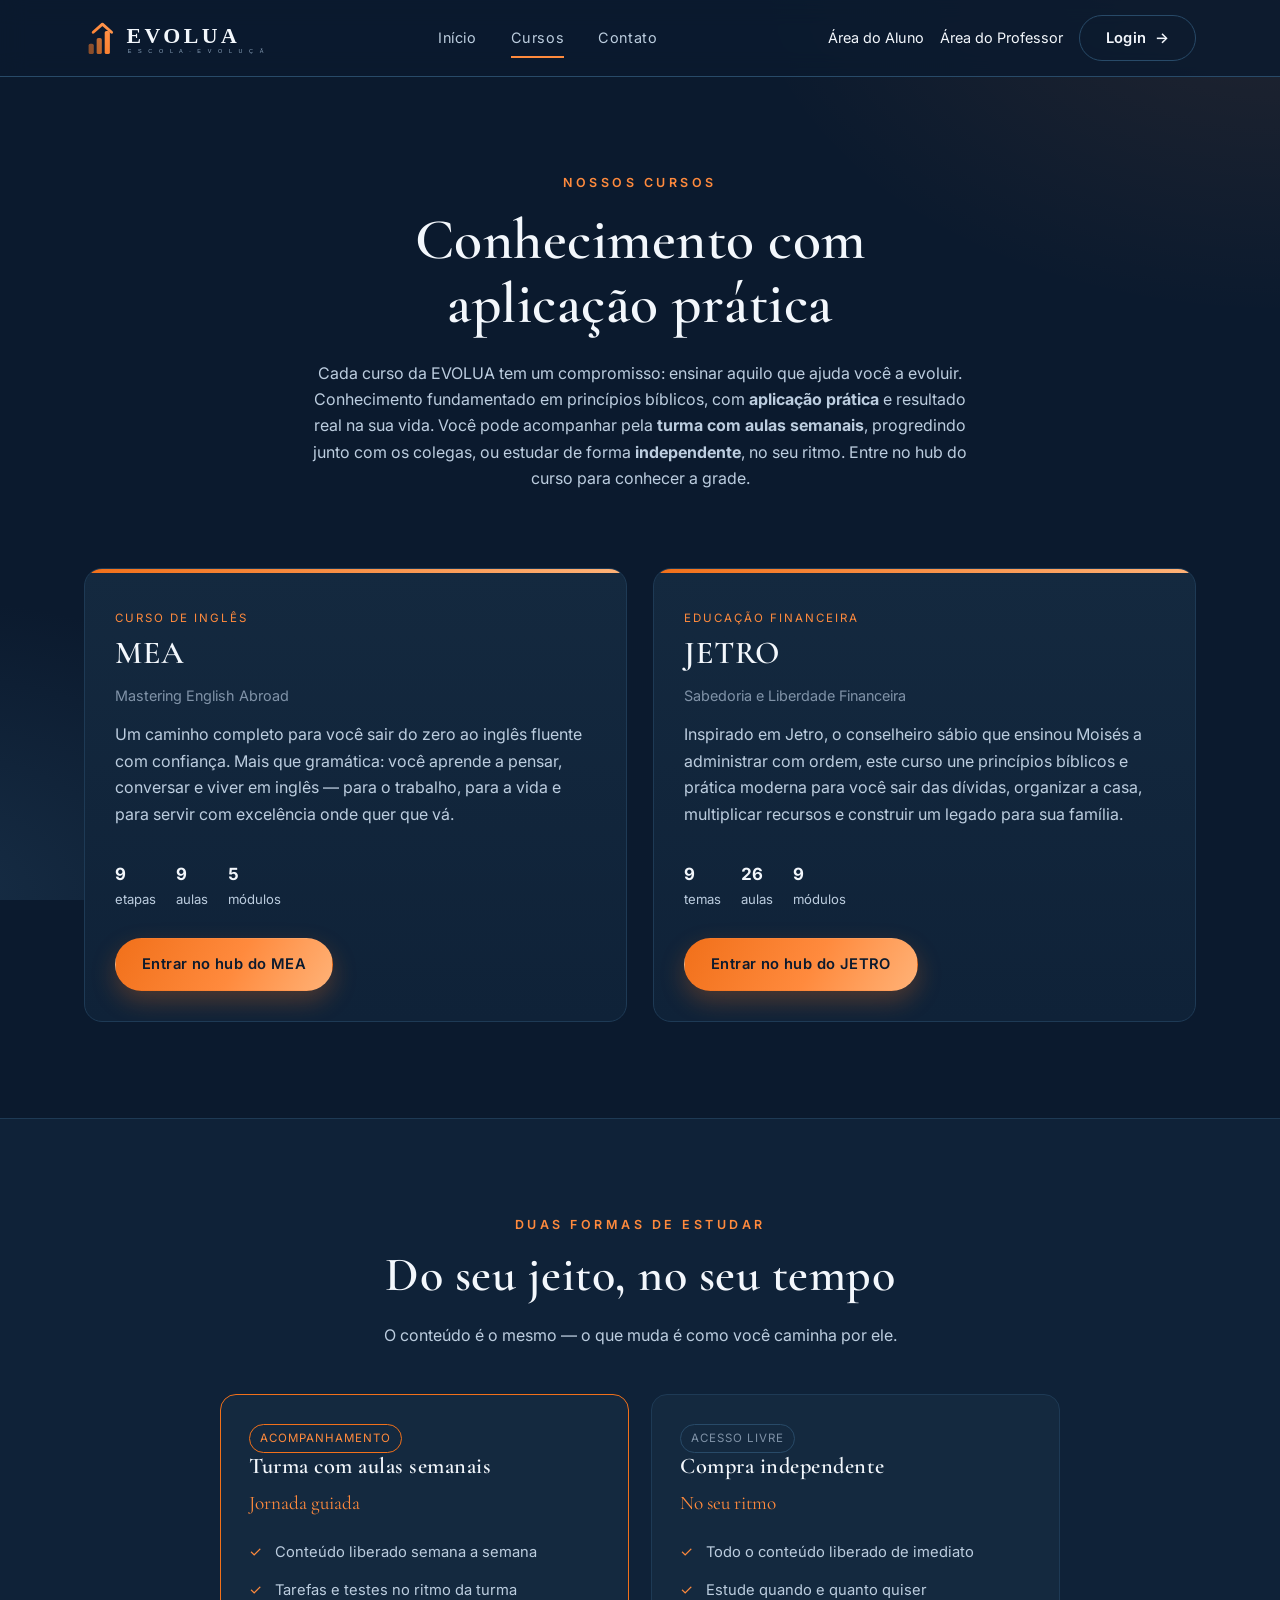
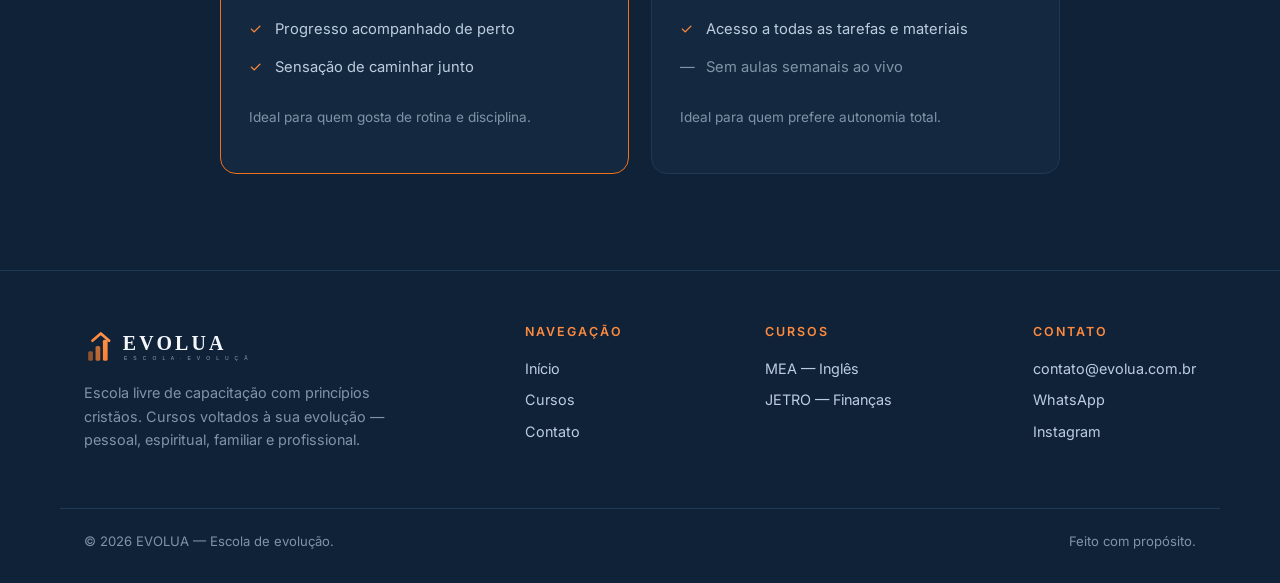
<file: cursos.html>
<!DOCTYPE html>
<html lang="pt-BR">
<head>
  <meta charset="UTF-8">
  <meta name="viewport" content="width=device-width, initial-scale=1.0">
  <title>Cursos — EVOLUA</title>
  <meta name="description" content="Conheça os cursos da EVOLUA: MEA (inglês) e JETRO (educação financeira).">
  <link rel="icon" href="assets/mark.svg" type="image/svg+xml">
  <link rel="preconnect" href="https://fonts.googleapis.com">
  <link rel="preconnect" href="https://fonts.gstatic.com" crossorigin>
  <link href="https://fonts.googleapis.com/css2?family=Cormorant+Garamond:wght@500;600;700&family=Inter:wght@400;500;600&display=swap" rel="stylesheet">
  <link rel="stylesheet" href="css/styles.css">
</head>
<body data-page="cursos">
  <div id="site-header"></div>

  <section class="section" style="padding-bottom:40px">
    <div class="wrap center" style="max-width:720px; margin:0 auto;">
      <div class="eyebrow">Nossos cursos</div>
      <h1 style="font-size:clamp(2.4rem,5vw,3.6rem)">Conhecimento com aplicação prática</h1>
      <p>Cada curso da EVOLUA tem um compromisso: ensinar aquilo que ajuda você a evoluir.
      Conhecimento fundamentado em princípios bíblicos, com <b>aplicação prática</b> e resultado
      real na sua vida. Você pode acompanhar pela <b>turma com aulas semanais</b>, progredindo
      junto com os colegas, ou estudar de forma <b>independente</b>, no seu ritmo. Entre no hub
      do curso para conhecer a grade.</p>
    </div>
  </section>

  <section class="section" style="padding-top:20px">
    <div class="wrap courses-grid">

      <article class="course-card">
        <div class="accent-bar"></div>
        <div class="course-top">
          <span class="course-tag">Curso de Inglês</span>
          <h3>MEA</h3>
          <div class="sub">Mastering English Abroad</div>
        </div>
        <div class="course-body">
          <p>Um caminho completo para você sair do zero ao inglês fluente com confiança. Mais que
          gramática: você aprende a pensar, conversar e viver em inglês — para o trabalho, para a
          vida e para servir com excelência onde quer que vá.</p>
          <div class="course-meta">
            <span><b>9</b><br>etapas</span>
            <span><b>9</b><br>aulas</span>
            <span><b>5</b><br>módulos</span>
          </div>
          <div class="course-actions">
            <a class="btn btn-gold" href="curso-mea.html">Entrar no hub do MEA</a>
          </div>
        </div>
      </article>

      <article class="course-card">
        <div class="accent-bar"></div>
        <div class="course-top">
          <span class="course-tag">Educação Financeira</span>
          <h3>JETRO</h3>
          <div class="sub">Sabedoria e Liberdade Financeira</div>
        </div>
        <div class="course-body">
          <p>Inspirado em Jetro, o conselheiro sábio que ensinou Moisés a administrar com ordem,
          este curso une princípios bíblicos e prática moderna para você sair das dívidas,
          organizar a casa, multiplicar recursos e construir um legado para sua família.</p>
          <div class="course-meta">
            <span><b>9</b><br>temas</span>
            <span><b>26</b><br>aulas</span>
            <span><b>9</b><br>módulos</span>
          </div>
          <div class="course-actions">
            <a class="btn btn-gold" href="curso-jetro.html">Entrar no hub do JETRO</a>
          </div>
        </div>
      </article>

    </div>
  </section>

  <!-- modalidades -->
  <section class="section" style="background:var(--bg-soft); border-top:1px solid var(--line-soft);">
    <div class="wrap">
      <div class="center" style="max-width:680px;margin:0 auto 46px">
        <div class="eyebrow">Duas formas de estudar</div>
        <h2>Do seu jeito, no seu tempo</h2>
        <p>O conteúdo é o mesmo — o que muda é como você caminha por ele.</p>
      </div>
      <div class="plans" style="max-width:840px;margin:0 auto">
        <div class="plan feature">
          <span class="tag-pill" style="border-color:var(--gold-deep);color:var(--gold)">Acompanhamento</span>
          <h3>Turma com aulas semanais</h3>
          <div class="price">Jornada guiada</div>
          <ul>
            <li>Conteúdo liberado semana a semana</li>
            <li>Tarefas e testes no ritmo da turma</li>
            <li>Progresso acompanhado de perto</li>
            <li>Sensação de caminhar junto</li>
          </ul>
          <p class="muted" style="font-size:.85rem">Ideal para quem gosta de rotina e disciplina.</p>
        </div>
        <div class="plan">
          <span class="tag-pill">Acesso livre</span>
          <h3>Compra independente</h3>
          <div class="price">No seu ritmo</div>
          <ul>
            <li>Todo o conteúdo liberado de imediato</li>
            <li>Estude quando e quanto quiser</li>
            <li>Acesso a todas as tarefas e materiais</li>
            <li class="no">Sem aulas semanais ao vivo</li>
          </ul>
          <p class="muted" style="font-size:.85rem">Ideal para quem prefere autonomia total.</p>
        </div>
      </div>
    </div>
  </section>

  <div id="site-footer"></div>

  <script src="js/courses-data.js"></script>
  <script src="js/auth.js"></script>
  <script src="js/mailer.js"></script>
  <script src="js/site.js"></script>
</body>
</html>
</file>
<file: css/styles.css>
/* ===========================================================
   EVOLUA — folha de estilo principal
   Paleta escura / neutra, sofisticada e aconchegante
   =========================================================== */

:root {
  --bg:        #0b1a2e;   /* azul bem escuro — cor principal */
  --bg-soft:   #0f2238;   /* azul um tom acima (seções alternadas) */
  --bg-card:   #14293f;   /* cartão azul escuro */
  --bg-card-2: #1b3450;
  --line:      #284a68;
  --line-soft: #1e3a55;
  --text:      #f3f7fc;   /* branco — detalhes e texto */
  --text-soft: #bccddf;
  --text-mut:  #8093a8;
  --gold:      #ff8a3d;   /* laranja — cor secundária (acento) */
  --gold-deep: #f1701a;
  --gold-soft: #ffb277;
  --terra:     #f1701a;
  --green:     #57c79a;   /* verde para estados de "ok" */
  --red:       #ff7d6a;
  --serif: 'Cormorant Garamond', Georgia, 'Times New Roman', serif;
  --sans:  'Inter', -apple-system, Segoe UI, Roboto, Arial, sans-serif;
  --maxw: 1160px;
  --radius: 14px;
  --shadow: 0 18px 45px rgba(80,60,40,.14);
}

* { box-sizing: border-box; }
html { scroll-behavior: smooth; }
body {
  margin: 0;
  background: var(--bg);
  background-image:
    radial-gradient(900px 600px at 100% -5%, rgba(255,138,61,.10), transparent 60%),
    radial-gradient(700px 500px at -5% 100%, rgba(40,74,104,.40), transparent 60%);
  background-attachment: fixed;
  color: var(--text);
  font-family: var(--sans);
  font-size: 16px;
  line-height: 1.65;
  -webkit-font-smoothing: antialiased;
}
img { max-width: 100%; display: block; }
a { color: inherit; text-decoration: none; }

h1, h2, h3, h4 { font-family: var(--serif); font-weight: 600; line-height: 1.12; margin: 0 0 .4em; letter-spacing: .5px; }
h1 { font-size: clamp(2.6rem, 6vw, 4.4rem); }
h2 { font-size: clamp(2rem, 4vw, 3rem); }
h3 { font-size: 1.5rem; }
p  { margin: 0 0 1rem; color: var(--text-soft); }

.wrap { max-width: var(--maxw); margin: 0 auto; padding: 0 24px; }
.section { padding: 96px 0; }
.eyebrow {
  font-family: var(--sans); font-size: .78rem; letter-spacing: 3.5px;
  text-transform: uppercase; color: var(--gold); margin-bottom: 14px; font-weight: 600;
}
.center { text-align: center; }
.muted { color: var(--text-mut); }

/* ---------- Buttons ---------- */
.btn {
  display: inline-flex; align-items: center; gap: 8px;
  font-family: var(--sans); font-size: .92rem; font-weight: 600; letter-spacing: .4px;
  padding: 13px 26px; border-radius: 999px; cursor: pointer;
  border: 1px solid transparent; transition: .22s ease; white-space: nowrap;
}
.btn-gold {
  background: linear-gradient(120deg, var(--gold-deep), var(--gold) 55%, var(--gold-soft));
  color: #0b1a2e; box-shadow: 0 10px 24px rgba(241,112,26,.28);
}
.btn-gold:hover { transform: translateY(-2px); box-shadow: 0 14px 30px rgba(241,112,26,.40); }
.btn-ghost { background: transparent; color: var(--text); border-color: var(--line); }
.btn-ghost:hover { border-color: var(--gold); color: var(--gold); }
.btn-block { width: 100%; justify-content: center; }

/* ---------- Header ---------- */
.site-header {
  position: sticky; top: 0; z-index: 60;
  background: rgba(11,26,46,.85); backdrop-filter: blur(12px);
  border-bottom: 1px solid var(--line);
}
.nav { display: flex; align-items: center; justify-content: space-between; height: 76px; }
.nav-logo img { height: 46px; }
.nav-links { display: flex; align-items: center; gap: 34px; }
.nav-links a.link {
  font-size: .9rem; letter-spacing: .6px; color: var(--text-soft); position: relative; padding: 6px 0;
}
.nav-links a.link:hover { color: var(--text); }
.nav-links a.link::after {
  content: ""; position: absolute; left: 0; bottom: -2px; height: 1.5px; width: 0;
  background: var(--gold); transition: width .25s ease;
}
.nav-links a.link:hover::after, .nav-links a.link.active::after { width: 100%; }
.nav-actions { display: flex; align-items: center; gap: 16px; }
.nav-area-m { display: none; }
.nav-actions .nav-area-d { font-size: .9rem; }
.nav-user { font-size: .85rem; color: var(--gold); display: none; align-items: center; gap: 8px; }
.nav-toggle { display: none; background: none; border: 0; color: var(--text); font-size: 1.6rem; cursor: pointer; }

/* ---------- Hero ---------- */
.hero { position: relative; overflow: hidden; }
.hero::before {
  content: ""; position: absolute; inset: 0;
  background:
    radial-gradient(1000px 500px at 80% -10%, rgba(255,138,61,.14), transparent 60%),
    radial-gradient(800px 500px at -10% 30%, rgba(40,74,104,.45), transparent 55%);
  pointer-events: none;
}
.hero-grid {
  display: grid; grid-template-columns: 1.05fr .95fr; gap: 60px; align-items: center;
  padding: 90px 0 100px;
}
.hero h1 span { color: var(--gold); }
.hero .lead { font-size: 1.15rem; max-width: 540px; }
.hero-cta { display: flex; gap: 14px; flex-wrap: wrap; margin-top: 26px; }
.hero-figure { position: relative; }
.hero-figure .frame {
  border-radius: 20px; overflow: hidden; border: 1px solid var(--line);
  box-shadow: var(--shadow); background: var(--bg-card);
}
.hero-figure .badge {
  position: absolute; left: -18px; bottom: 36px; background: var(--bg-card-2);
  border: 1px solid var(--line); border-radius: 14px; padding: 14px 18px; box-shadow: var(--shadow);
}
.hero-figure .badge b { font-family: var(--serif); font-size: 1.4rem; color: var(--gold); display: block; }
.hero-figure .badge span { font-size: .72rem; letter-spacing: 1.5px; text-transform: uppercase; color: var(--text-mut); }

.values { display: flex; gap: 28px; margin-top: 40px; flex-wrap: wrap; }
.values .v { display: flex; gap: 10px; align-items: center; font-size: .9rem; color: var(--text-soft); }
.values .v .dot { width: 8px; height: 8px; border-radius: 50%; background: var(--gold); }

/* ---------- Pillars ---------- */
.pillars { display: grid; grid-template-columns: repeat(4,1fr); gap: 20px; }
.pillar {
  background: var(--bg-card); border: 1px solid var(--line-soft); border-radius: var(--radius);
  padding: 28px 24px; transition: .22s ease;
}
.pillar:hover { border-color: var(--gold-deep); transform: translateY(-4px); }
.pillar.source { border-color: var(--gold-deep); background: linear-gradient(180deg, var(--bg-card-2), var(--bg-card)); }
.pillar.source .ico { color: var(--gold); }
.pillar .ico { font-size: 1.7rem; margin-bottom: 12px; }
.pillar h3 { font-size: 1.25rem; }
.pillar .tag-from { display: inline-block; font-size: .68rem; letter-spacing: 1.5px; text-transform: uppercase; color: var(--gold); margin-bottom: 8px; }

/* ---------- Boas-vindas / inclusão (pergunta em destaque) ---------- */
.welcome { background: var(--bg); border-top: 1px solid var(--line); border-bottom: 1px solid var(--line); }
.welcome-card {
  max-width: 900px; margin: 0 auto; text-align: center;
  background:
    radial-gradient(600px 300px at 50% -20%, rgba(255,138,61,.16), transparent 70%),
    linear-gradient(160deg, var(--bg-card-2), var(--bg-card));
  border: 1px solid var(--line); border-radius: 24px;
  padding: 52px 48px; box-shadow: var(--shadow); position: relative; overflow: hidden;
}
.welcome-card::before {
  content: ""; position: absolute; top: 0; left: 0; right: 0; height: 4px;
  background: linear-gradient(90deg, var(--gold-deep), var(--gold-soft), var(--green));
}
.welcome-card .heart { font-size: 2rem; margin-bottom: 10px; }
.welcome-card .q { font-family: var(--serif); font-size: clamp(1.7rem, 3.4vw, 2.5rem); color: var(--text); margin-bottom: 6px; }
.welcome-card .big { font-family: var(--serif); font-size: clamp(1.4rem, 3vw, 2rem); color: var(--gold); font-style: italic; margin-bottom: 18px; }
.welcome-card .a { font-size: 1.1rem; color: var(--text-soft); max-width: 680px; margin: 0 auto; }
.welcome-card .a b { color: var(--text); }

/* ---------- Versículo / por que existimos ---------- */
.verse-section { background: var(--bg-soft); border-top: 1px solid var(--line); border-bottom: 1px solid var(--line); }
.verse { text-align: center; max-width: 840px; margin: 0 auto; }
.verse .mark { font-family: var(--serif); font-size: 4.5rem; color: var(--gold); line-height: .4; display: block; margin-bottom: 6px; opacity: .55; }
.verse blockquote { font-family: var(--serif); font-style: italic; font-size: clamp(1.6rem, 3.6vw, 2.7rem); color: var(--text); margin: 0 0 14px; line-height: 1.3; }
.verse .ref { color: var(--gold); font-weight: 600; letter-spacing: 2px; text-transform: uppercase; font-size: .8rem; }
.verse .exp { margin: 30px auto 0; color: var(--text-soft); font-size: 1.08rem; max-width: 700px; }
.verse .exp b { color: var(--text); }

/* ---------- Faixa de chamada (frase-mãe) ---------- */
.cta-band {
  background:
    radial-gradient(600px 300px at 50% 120%, rgba(255,248,239,.12), transparent 60%),
    linear-gradient(135deg, var(--gold-deep), var(--gold));
  text-align: center;
}
.cta-band h2 { color: #fff8ef; }
.cta-band .big { font-family: var(--serif); font-size: clamp(1.6rem, 3.5vw, 2.6rem); color: #fff8ef; max-width: 760px; margin: 0 auto 10px; line-height: 1.3; }
.cta-band p { color: rgba(255,248,239,.92); max-width: 620px; margin: 0 auto 26px; }
.cta-band .btn-ghost { border-color: rgba(255,248,239,.55); color: #fff8ef; }
.cta-band .btn-ghost:hover { background: rgba(255,248,239,.12); border-color: #fff8ef; color: #fff8ef; }
.cta-band .btn-gold { background: #fff8ef; color: var(--gold-deep); box-shadow: 0 10px 26px rgba(120,60,40,.25); }

/* ---------- Founders ---------- */
.founders-grid { display: grid; grid-template-columns: .9fr 1.1fr; gap: 56px; align-items: center; }
.founders-photo {
  border-radius: 20px; overflow: hidden; border: 1px solid var(--line); box-shadow: var(--shadow);
}
.quote { font-family: var(--serif); font-size: 1.6rem; line-height: 1.4; color: var(--text); font-style: italic; }
.sign { margin-top: 18px; color: var(--gold); font-weight: 600; letter-spacing: .5px; }

/* ---------- Course cards ---------- */
.courses-grid { display: grid; grid-template-columns: repeat(2,1fr); gap: 26px; }
.course-card {
  position: relative; background: linear-gradient(180deg, var(--bg-card), var(--bg-soft));
  border: 1px solid var(--line-soft); border-radius: 18px; overflow: hidden; transition: .25s ease;
  display: flex; flex-direction: column;
}
.course-card:hover { border-color: var(--gold-deep); transform: translateY(-5px); box-shadow: var(--shadow); }
.course-top { padding: 30px 30px 0; }
.course-tag { font-size: .72rem; letter-spacing: 2px; text-transform: uppercase; color: var(--gold); }
.course-card h3 { font-size: 2rem; margin-top: 6px; }
.course-card .sub { color: var(--text-mut); font-size: .9rem; margin-bottom: 14px; }
.course-body { padding: 0 30px 30px; flex: 1; display: flex; flex-direction: column; }
.course-meta { display: flex; gap: 20px; margin: 18px 0; font-size: .82rem; color: var(--text-soft); flex-wrap: wrap; }
.course-meta b { color: var(--text); font-family: var(--sans); font-weight: 700; font-size: 1.05rem; font-feature-settings: "tnum"; }
.course-actions { margin-top: auto; display: flex; gap: 12px; padding-top: 10px; }
.accent-bar { height: 4px; background: linear-gradient(90deg, var(--gold-deep), var(--gold-soft)); }

/* ---------- Course hub page ---------- */
.hub-hero { background: linear-gradient(180deg, var(--bg-soft), var(--bg)); border-bottom: 1px solid var(--line-soft); }
.hub-hero .wrap { padding-top: 56px; padding-bottom: 56px; }
.breadcrumb { font-size: .82rem; color: var(--text-mut); margin-bottom: 18px; }
.breadcrumb a:hover { color: var(--gold); }
.hub-meta { display: flex; gap: 38px; flex-wrap: wrap; margin-top: 26px; }
.hub-meta .m b { display: block; font-family: var(--sans); font-weight: 700; font-size: 1.5rem; letter-spacing: -.3px; color: var(--gold); font-feature-settings: "tnum"; }
.hub-meta .m span { font-size: .78rem; letter-spacing: 1.5px; text-transform: uppercase; color: var(--text-mut); }

.access-banner {
  display: flex; align-items: center; gap: 16px; flex-wrap: wrap; justify-content: space-between;
  background: var(--bg-card); border: 1px solid var(--line); border-left: 3px solid var(--gold);
  border-radius: 12px; padding: 18px 22px; margin: 0 0 8px;
}
.access-banner.ok { border-left-color: var(--green); }
.access-banner .txt b { color: var(--text); }
.access-banner .txt { font-size: .92rem; color: var(--text-soft); }

.progress-wrap { margin: 26px 0 6px; }
.progress-bar { height: 8px; background: var(--bg-card-2); border-radius: 999px; overflow: hidden; }
.progress-bar > i { display: block; height: 100%; width: 0; background: linear-gradient(90deg, var(--gold-deep), var(--gold-soft)); transition: width .5s ease; }
.progress-label { font-size: .8rem; color: var(--text-mut); margin-top: 8px; }

/* modules / lessons */
.module { border: 1px solid var(--line-soft); border-radius: 14px; margin-bottom: 16px; overflow: hidden; background: var(--bg-card); }
.module-head { padding: 18px 22px; display: flex; align-items: center; justify-content: space-between; cursor: pointer; }
.module-head h3 { margin: 0; font-size: 1.25rem; }
.module-head .mh-meta { font-size: .8rem; color: var(--text-mut); }
.lesson-list { border-top: 1px solid var(--line-soft); }
.lesson {
  display: flex; align-items: center; gap: 14px; padding: 14px 22px; border-bottom: 1px solid var(--line-soft);
  transition: background .15s ease;
}
.lesson:last-child { border-bottom: 0; }
.lesson:hover { background: var(--bg-card-2); }
.lesson .l-ico { width: 30px; height: 30px; flex: 0 0 30px; border-radius: 8px; display: grid; place-items: center; font-size: .9rem; background: var(--bg-card-2); color: var(--gold); }
.lesson.locked .l-ico { color: var(--text-mut); }
.lesson.done .l-ico { background: rgba(87,199,154,.18); color: var(--green); }
.lesson .l-main { flex: 1; }
.lesson .l-title { font-size: .98rem; color: var(--text); }
.lesson.locked .l-title { color: var(--text-mut); }
.lesson .l-sub { font-size: .76rem; color: var(--text-mut); }
.lesson .l-action { font-size: .8rem; }
.lesson .l-action .tag-lock { color: var(--text-mut); }
.lesson .l-action .tag-open { color: var(--gold); font-weight: 600; cursor: pointer; }
.lesson .l-action button { background: none; border: 1px solid var(--line); color: var(--text-soft); border-radius: 999px; padding: 5px 12px; font-size: .76rem; cursor: pointer; font-family: var(--sans); }
.lesson .l-action button:hover { border-color: var(--gold); color: var(--gold); }

.plans { display: grid; grid-template-columns: repeat(2,1fr); gap: 22px; margin-top: 8px; }
.plan { background: var(--bg-card); border: 1px solid var(--line-soft); border-radius: 16px; padding: 28px; }
.plan.feature { border-color: var(--gold-deep); }
.plan h3 { font-size: 1.4rem; }
.plan .price { font-family: var(--serif); font-size: 1.2rem; color: var(--gold); margin: 6px 0 14px; }
.plan ul { list-style: none; padding: 0; margin: 0 0 20px; }
.plan li { padding: 7px 0 7px 26px; position: relative; color: var(--text-soft); font-size: .92rem; }
.plan li::before { content: "✓"; position: absolute; left: 0; color: var(--gold); }
.plan li.no { color: var(--text-mut); }
.plan li.no::before { content: "—"; color: var(--text-mut); }

/* ---------- Contact ---------- */
.contact-grid { display: grid; grid-template-columns: 1fr 1fr; gap: 48px; align-items: start; }
.field { margin-bottom: 16px; }
.field label { display: block; font-size: .8rem; letter-spacing: .5px; color: var(--text-mut); margin-bottom: 7px; }
.field input, .field textarea {
  width: 100%; background: var(--bg-card); border: 1px solid var(--line); border-radius: 10px;
  padding: 13px 15px; color: var(--text); font-family: var(--sans); font-size: .95rem;
}
.field input:focus, .field textarea:focus { outline: none; border-color: var(--gold); }
.contact-info .ci { display: flex; gap: 14px; align-items: flex-start; margin-bottom: 22px; }
.contact-info .ci .ico { color: var(--gold); font-size: 1.2rem; }

/* ---------- Footer ---------- */
.site-footer { border-top: 1px solid var(--line-soft); background: var(--bg-soft); padding: 54px 0 30px; }
.footer-grid { display: flex; justify-content: space-between; gap: 40px; flex-wrap: wrap; }
.footer-grid img { height: 42px; margin-bottom: 14px; }
.footer-col h4 { font-family: var(--sans); font-size: .78rem; letter-spacing: 2px; text-transform: uppercase; color: var(--gold); margin-bottom: 14px; }
.footer-col a { display: block; color: var(--text-soft); font-size: .9rem; padding: 4px 0; }
.footer-col a:hover { color: var(--gold); }
.footer-bottom { margin-top: 40px; padding-top: 22px; border-top: 1px solid var(--line-soft); display: flex; justify-content: space-between; flex-wrap: wrap; gap: 10px; font-size: .82rem; color: var(--text-mut); }

/* ---------- Modal (login / lesson) ---------- */
.modal-overlay {
  position: fixed; inset: 0; z-index: 100; background: rgba(3,9,18,.66); backdrop-filter: blur(4px);
  display: none; align-items: center; justify-content: center; padding: 24px;
}
.modal-overlay.open { display: flex; }
.modal {
  width: 100%; max-width: 430px; background: var(--bg-card); border: 1px solid var(--line);
  border-radius: 18px; box-shadow: var(--shadow); padding: 34px; position: relative;
  animation: pop .2s ease;
}
.modal.wide { max-width: 760px; }
@keyframes pop { from { transform: translateY(10px) scale(.98); opacity: 0; } to { transform: none; opacity: 1; } }
.modal .close { position: absolute; top: 16px; right: 18px; background: none; border: 0; color: var(--text-mut); font-size: 1.5rem; cursor: pointer; line-height: 1; }
.modal .close:hover { color: var(--text); }
.modal-logo { height: 40px; margin: 0 auto 18px; }
.modal h3 { text-align: center; font-size: 1.7rem; }
.modal .modal-sub { text-align: center; color: var(--text-mut); font-size: .88rem; margin-bottom: 22px; }
.form-msg { font-size: .85rem; margin-top: 12px; text-align: center; min-height: 18px; }
.form-msg.err { color: var(--red); }
.form-msg.ok { color: var(--green); }
.modal-hint { text-align: center; font-size: .78rem; color: var(--text-mut); margin-top: 18px; }

/* lesson modal content */
.lesson-content h4 { font-family: var(--sans); font-size: .78rem; letter-spacing: 2px; text-transform: uppercase; color: var(--gold); margin: 22px 0 8px; }
.lesson-content .video-ph {
  aspect-ratio: 16/9; background: repeating-linear-gradient(45deg, #0f2238, #0f2238 12px, #14293f 12px, #14293f 24px);
  border: 1px solid var(--line); border-radius: 12px; display: grid; place-items: center; color: var(--text-mut); margin-bottom: 8px;
}
.task-item { display: flex; gap: 12px; align-items: flex-start; padding: 12px 0; border-bottom: 1px solid var(--line-soft); }
.task-item input { margin-top: 5px; accent-color: var(--gold); }

/* ---------- helpers ---------- */
.hidden { display: none !important; }
.divider { height: 1px; background: var(--line-soft); margin: 0; }
.tag-pill { display: inline-block; font-size: .72rem; letter-spacing: 1px; text-transform: uppercase; padding: 4px 10px; border-radius: 999px; border: 1px solid var(--line); color: var(--text-mut); }

/* ---------- Responsive ---------- */
@media (max-width: 920px) {
  .hero-grid, .founders-grid, .contact-grid { grid-template-columns: 1fr; }
  .hero-figure { order: -1; max-width: 460px; }
  .pillars { grid-template-columns: repeat(2,1fr); }
  .courses-grid, .plans { grid-template-columns: 1fr; }
  .founders-grid { gap: 30px; }
}
@media (max-width: 560px) {
  .pillars { grid-template-columns: 1fr; }
}
@media (max-width: 760px) {
  .section { padding: 64px 0; }
  .nav-links { position: fixed; inset: 76px 0 auto 0; flex-direction: column; gap: 0;
    background: var(--bg-soft); border-bottom: 1px solid var(--line); padding: 10px 24px 20px;
    transform: translateY(-130%); transition: transform .28s ease; align-items: stretch; }
  .nav-links.open { transform: none; }
  .nav-links a.link { padding: 14px 0; border-bottom: 1px solid var(--line-soft); }
  .nav-toggle { display: block; }
  .nav-actions .btn-login-text { display: none; }
  .nav-area-d { display: none; }
  .nav-area-m { display: block; }
}

/* ===========================================================
   LEITOR DE AULA (aula.html) — estilo MEA na paleta EVOLUA
   =========================================================== */
.btn-lg { padding: 15px 30px; font-size: 1rem; }

/* hero da aula */
.lesson-hero {
  --accent: var(--gold);
  background: linear-gradient(180deg, var(--bg-soft), var(--bg));
  border-bottom: 1px solid var(--line);
  padding: 30px 24px 0; text-align: center;
}
.lesson-hero { position: relative; }
/* seta de voltar — só ícone, laranja, maior */
.back-arrow {
  display: inline-grid; place-items: center; width: 50px; height: 50px; border-radius: 50%;
  border: 1px solid var(--line); background: var(--bg-card); color: var(--gold);
  font-size: 1.7rem; line-height: 1; cursor: pointer; text-decoration: none; transition: .2s;
}
.back-arrow:hover { border-color: var(--gold); background: rgba(255,138,61,.14); transform: translateX(-3px); }
.lesson-hero .back-arrow { position: absolute; left: 24px; top: 22px; }
#tasksReader .back-arrow { margin-bottom: 16px; }
.lesson-hero h1 { font-size: clamp(1.9rem, 4.5vw, 3rem); max-width: 760px; margin: 4px auto .3em; }
.lesson-hero .eyebrow { color: var(--accent); }
.lesson-hero .lh-sub { color: var(--text-mut); font-size: .9rem; margin-bottom: 24px; }

/* abas conteúdo / tarefas */
.reader-tabs { display: inline-flex; gap: 6px; background: var(--bg-card); border: 1px solid var(--line);
  border-radius: 999px; padding: 5px; transform: translateY(50%); box-shadow: var(--shadow); }
.reader-tabs .rtab { border: 0; background: transparent; font-family: var(--sans); font-weight: 600;
  font-size: .9rem; color: var(--text-soft); padding: 10px 22px; border-radius: 999px; cursor: pointer; transition: .2s; }
.reader-tabs .rtab.active { background: linear-gradient(120deg, var(--gold-deep), var(--gold)); color: #fdf7ee; }

.reader-body { padding-top: 56px; }
.reader { max-width: 760px; margin: 0 auto; }

/* blocos + reveal */
.block { opacity: 0; transform: translateY(16px); transition: opacity .6s ease, transform .6s ease; margin: 26px 0; }
.block.in { opacity: 1; transform: none; }
.b-eyebrow { font-family: var(--sans); font-weight: 600; font-size: .72rem; letter-spacing: 2.5px;
  text-transform: uppercase; color: var(--gold); display: inline-block; margin-bottom: 8px; }
.b-title { font-size: 1.7rem; }
.b-text { color: var(--text-soft); font-size: 1.05rem; }
.b-text b { color: var(--text); }

/* versículo base */
.verse-block { position: relative; background: linear-gradient(135deg, var(--bg-card-2), var(--bg-card));
  border: 1px solid var(--line); border-left: 4px solid var(--gold); border-radius: 16px;
  padding: 30px 32px 26px; text-align: center; }
.verse-block .vb-mark { font-family: var(--serif); font-size: 3rem; color: var(--gold); opacity: .5; line-height: .2; }
.verse-block .vb-text { font-family: var(--serif); font-style: italic; font-size: 1.4rem; color: var(--text); margin: 6px 0 10px; line-height: 1.4; }
.verse-block .vb-ref { font-size: .8rem; letter-spacing: 1.5px; text-transform: uppercase; color: var(--gold); font-weight: 600; }

/* figura */
.lesson-figure { margin: 0; border-radius: 16px; overflow: hidden; border: 1px solid var(--line); }
.lesson-figure figcaption { font-size: .85rem; color: var(--text-mut); padding: 10px 14px; background: var(--bg-card); }

/* bilíngue (MEA) */
.bi { background: var(--bg-card); border: 1px solid var(--line); border-radius: 16px; padding: 24px 26px; text-align: center; }
.bi .en { font-family: var(--serif); font-size: 1.5rem; color: var(--gold-deep); margin-bottom: 6px; }
.bi .pt { color: var(--text-soft); }

/* callout */
.callout { display: flex; gap: 14px; align-items: flex-start; background: var(--bg-card);
  border: 1px solid var(--line); border-left: 4px solid var(--gold); border-radius: 14px; padding: 18px 20px; }
.callout .ci { font-size: 1.4rem; flex: 0 0 auto; }
.callout h4 { margin: 0 0 4px; font-family: var(--sans); font-size: 1rem; }
.callout p { margin: 0; color: var(--text-soft); font-size: .96rem; }
.callout.warn { border-left-color: #c9a24a; }
.callout.important { border-left-color: var(--terra); }
.callout.verse { border-left-color: var(--green); background: linear-gradient(135deg, rgba(87,199,154,.12), var(--bg-card)); }

/* write box */
.write-box { background: var(--bg-card); border: 1px solid var(--line); border-radius: 16px; padding: 24px 26px; }
.write-box .wq { font-weight: 600; margin: 16px 0 6px; }
.write-box .wq small { display: block; font-weight: 400; color: var(--text-mut); font-size: .85rem; }
.write-box textarea { width: 100%; min-height: 80px; resize: vertical; background: var(--bg); border: 1px solid var(--line);
  border-radius: 10px; padding: 12px 14px; font-family: var(--sans); font-size: .95rem; color: var(--text); }
.write-box textarea:focus { outline: none; border-color: var(--gold); }
.saved-note { font-size: .78rem; color: var(--green); margin-top: 10px; opacity: 0; transition: opacity .3s; }
.saved-note.show { opacity: 1; }

/* flip cards */
.flip-row { display: grid; grid-template-columns: repeat(3, 1fr); gap: 14px; }
.flip { perspective: 1000px; cursor: pointer; min-height: 180px; }
.flip-inner { position: relative; width: 100%; height: 100%; min-height: 180px; transition: transform .55s; transform-style: preserve-3d; }
.flip.flipped .flip-inner { transform: rotateY(180deg); }
.flip-face { position: absolute; inset: 0; backface-visibility: hidden; border: 1px solid var(--line);
  border-radius: 14px; padding: 20px; display: flex; flex-direction: column; justify-content: center; text-align: center; background: var(--bg-card); }
.flip-back { transform: rotateY(180deg); background: var(--bg-card-2); }
.flip .lab { font-size: .7rem; letter-spacing: 1.5px; text-transform: uppercase; color: var(--gold); }
.flip .ph { font-family: var(--serif); font-size: 1.2rem; color: var(--text); margin: 6px 0; }
.flip .tr { font-size: .9rem; color: var(--text-soft); }
.flip .tap { margin-top: auto; font-size: .75rem; color: var(--text-mut); }

/* reframe */
.reframe { display: grid; grid-template-columns: 1fr auto 1fr; gap: 14px; align-items: center; }
.reframe .side { border: 1px solid var(--line); border-radius: 14px; padding: 18px; text-align: center; background: var(--bg-card); }
.reframe .side.after { border-color: var(--gold-deep); background: linear-gradient(135deg, var(--bg-card-2), var(--bg-card)); }
.reframe .lab { font-size: .72rem; letter-spacing: 1.5px; text-transform: uppercase; color: var(--gold); margin-bottom: 6px; }
.reframe .ph { font-family: var(--serif); font-size: 1.1rem; color: var(--text); }
.reframe .arrow { font-size: 1.5rem; color: var(--gold); }

/* steps */
.steps { display: flex; flex-direction: column; gap: 12px; }
.step { display: flex; gap: 14px; background: var(--bg-card); border: 1px solid var(--line); border-radius: 14px; padding: 16px 18px; }
.step .n { flex: 0 0 34px; height: 34px; border-radius: 50%; display: grid; place-items: center;
  background: linear-gradient(120deg, var(--gold-deep), var(--gold)); color: #fdf7ee; font-weight: 700; font-family: var(--serif); }
.step h4 { margin: 2px 0 4px; font-family: var(--sans); font-size: 1.02rem; }
.step p { margin: 0; color: var(--text-soft); font-size: .95rem; }

/* accordion */
.acc-item { border: 1px solid var(--line); border-radius: 14px; margin-bottom: 10px; overflow: hidden; background: var(--bg-card); }
.acc-head { width: 100%; text-align: left; background: none; border: 0; cursor: pointer; font-family: var(--sans);
  font-weight: 600; font-size: 1rem; color: var(--text); padding: 16px 18px; display: flex; align-items: center; gap: 12px; }
.acc-head .num { color: var(--gold); font-family: var(--serif); }
.acc-head .chev { margin-left: auto; transition: transform .25s; color: var(--text-mut); }
.acc-item.open .acc-head .chev { transform: rotate(180deg); }
.acc-body { max-height: 0; overflow: hidden; transition: max-height .3s ease; }
.acc-item.open .acc-body { max-height: 420px; }
.acc-body .inner { padding: 0 18px 18px; color: var(--text-soft); font-size: .96rem; }
.acc-body .inner b { color: var(--text); }

/* big quote */
.bigquote { text-align: center; padding: 24px; }
.bigquote .en { font-family: var(--serif); font-style: italic; font-size: 1.6rem; color: var(--gold-deep); margin-bottom: 6px; }
.bigquote .pt { font-family: var(--serif); font-size: 1.4rem; color: var(--text); font-style: italic; }

/* vocab flashcards */
.vocab-head { text-align: center; margin-bottom: 16px; }
.vocab-head small { color: var(--text-mut); }
.fc-row { display: grid; grid-template-columns: repeat(3, 1fr); gap: 12px; }
.fc { perspective: 1000px; cursor: pointer; min-height: 120px; }
.fc-inner { position: relative; width: 100%; min-height: 120px; transition: transform .5s; transform-style: preserve-3d; }
.fc.flipped .fc-inner { transform: rotateY(180deg); }
.fc-face { position: absolute; inset: 0; backface-visibility: hidden; border: 1px solid var(--line); border-radius: 12px;
  display: grid; place-items: center; text-align: center; padding: 14px; background: var(--bg-card); }
.fc-back { transform: rotateY(180deg); background: var(--bg-card-2); }
.fc .w { font-family: var(--serif); font-size: 1.05rem; color: var(--text); }
.fc small { color: var(--text-mut); font-size: .72rem; }

/* quiz */
.quiz { background: var(--bg-card); border: 1px solid var(--line); border-radius: 16px; padding: 22px 24px; margin-bottom: 14px; }
.quiz .qq { font-weight: 600; margin-bottom: 14px; }
.quiz .opts { display: flex; flex-direction: column; gap: 8px; }
.quiz .opt { text-align: left; background: var(--bg); border: 1px solid var(--line); border-radius: 10px;
  padding: 12px 14px; cursor: pointer; font-family: var(--sans); font-size: .95rem; color: var(--text); transition: .15s; }
.quiz .opt:hover { border-color: var(--gold); }
.quiz .opt.disabled { cursor: default; }
.quiz .opt.correct { border-color: var(--green); background: rgba(87,199,154,.16); }
.quiz .opt.wrong { border-color: var(--red); background: rgba(255,125,106,.14); }
.quiz .quiz-fb { font-size: .9rem; margin-top: 12px; }

/* bibliografia */
.biblio { background: var(--bg-card); border: 1px solid var(--line); border-radius: 16px; padding: 22px 26px; }
.biblio ul { margin: 8px 0 0; padding-left: 20px; }
.biblio li { color: var(--text-soft); font-size: .92rem; margin: 6px 0; }

/* tarefas */
.task-list { display: flex; flex-direction: column; gap: 10px; margin-top: 12px; }
.task-row { display: flex; gap: 12px; align-items: flex-start; background: var(--bg-card); border: 1px solid var(--line);
  border-radius: 12px; padding: 14px 16px; cursor: pointer; }
.task-row input { margin-top: 4px; accent-color: var(--gold); width: 18px; height: 18px; }
.task-row span { color: var(--text-soft); }

/* completar */
.complete-zone { text-align: center; border: 1px dashed var(--line); border-radius: 16px; padding: 28px; }
.complete-zone .done-state { display: none; }
.complete-zone.is-done .todo-state { display: none; }
.complete-zone.is-done .done-state { display: block; }
.done-badge { font-family: var(--serif); font-size: 1.3rem; color: var(--green); }

/* bloqueado / não encontrado */
.reader-locked { max-width: 520px; margin: 80px auto; text-align: center; padding: 0 24px; }
.reader-locked .rl-ico { font-size: 3rem; margin-bottom: 10px; }
.reader-locked p { color: var(--text-soft); }
.reader-locked .rl-actions { display: flex; gap: 12px; justify-content: center; margin-top: 22px; flex-wrap: wrap; }

@media (max-width: 640px) {
  .flip-row, .fc-row { grid-template-columns: 1fr 1fr; }
  .reframe { grid-template-columns: 1fr; }
  .reframe .arrow { transform: rotate(90deg); }
}

/* ===========================================================
   GRADE EM CARDS (hub do curso)
   =========================================================== */
.tema-block { margin-bottom: 42px; }
.tema-head { display: flex; align-items: baseline; gap: 12px; margin: 0 0 18px; }
.tema-head h3 { margin: 0; font-size: 1.45rem; }
.tema-head .tema-count { font-size: .8rem; color: var(--text-mut); }
.lessons-grid { display: grid; grid-template-columns: repeat(auto-fill, minmax(255px, 1fr)); gap: 18px; }

.lcard { background: var(--bg-card); border: 1px solid var(--line); border-radius: 16px; overflow: hidden;
  display: flex; flex-direction: column; transition: .2s ease; }
.lcard.open { cursor: pointer; }
.lcard.open:hover { transform: translateY(-4px); border-color: var(--gold); box-shadow: var(--shadow); }
.lcard.locked { opacity: .6; }
.lcard-media { position: relative; aspect-ratio: 16/10; background: linear-gradient(135deg, var(--bg-card-2), var(--bg)); overflow: hidden; }
.lcard-media img { width: 100%; height: 100%; object-fit: cover; }
.lcard-media::after { content: ""; position: absolute; inset: 0; background: linear-gradient(180deg, transparent 45%, rgba(7,16,28,.6)); }
.lvl-badge { position: absolute; top: 10px; left: 10px; z-index: 2; font-size: .64rem; font-weight: 700;
  letter-spacing: 1px; text-transform: uppercase; padding: 4px 10px; border-radius: 999px; border: 1px solid;
  display: inline-flex; gap: 6px; align-items: center; backdrop-filter: blur(4px); }
.lvl-badge::before { content: ""; width: 7px; height: 7px; border-radius: 50%; background: currentColor; }
.lvl-importante { color: #d4e0ee; border-color: rgba(255,255,255,.3); background: rgba(11,26,46,.5); }
.lvl-muito { color: #ffb277; border-color: rgba(255,138,61,.55); background: rgba(241,112,26,.22); }
.lvl-crucial { color: #ff9a8a; border-color: rgba(255,125,106,.6); background: rgba(255,125,106,.22); }
.week-chip { position: absolute; left: 10px; bottom: 10px; z-index: 2; font-size: .68rem; letter-spacing: .5px;
  background: rgba(11,26,46,.72); color: #fff; padding: 4px 10px; border-radius: 999px; border: 1px solid rgba(255,255,255,.18); }
.status-badge { position: absolute; top: 10px; right: 10px; z-index: 2; font-size: .66rem; font-weight: 700; padding: 4px 9px; border-radius: 999px; }
.status-badge.done { background: var(--green); color: #06251a; }
.status-badge.todo { background: rgba(11,26,46,.72); color: #fff; border: 1px solid rgba(255,255,255,.2); }
.lcard-body { padding: 15px 17px; display: flex; flex-direction: column; gap: 7px; flex: 1; }
.lcard-tema { font-size: .68rem; letter-spacing: 1.5px; text-transform: uppercase; color: var(--gold); }
.lcard-body h3 { font-size: 1.1rem; margin: 0; line-height: 1.28; }
.lcard-meta { margin-top: auto; display: flex; justify-content: space-between; align-items: center;
  font-size: .82rem; color: var(--text-mut); padding-top: 8px; }
.lcard-meta .go { color: var(--gold); font-weight: 600; }
.lcard.locked .lcard-meta .go { color: var(--text-mut); }

/* ===========================================================
   PROCESSO DE CONCLUSÃO (leitor de aula)
   =========================================================== */
.comp-card { background: var(--bg-card); border: 1px solid var(--line); border-radius: 16px; padding: 28px; text-align: center; }
.mode-switch { display: flex; gap: 10px; justify-content: center; align-items: center; flex-wrap: wrap;
  margin-bottom: 20px; font-size: .82rem; color: var(--text-mut); }
.mode-switch .ms-btns { display: inline-flex; gap: 6px; background: var(--bg); border: 1px solid var(--line); border-radius: 999px; padding: 4px; }
.mode-switch button { border: 0; background: transparent; color: var(--text-soft); padding: 7px 15px;
  border-radius: 999px; cursor: pointer; font-family: var(--sans); font-weight: 600; font-size: .8rem; }
.mode-switch button.active { background: linear-gradient(120deg, var(--gold-deep), var(--gold)); color: #0b1a2e; }
.comp-title { font-family: var(--serif); font-size: 1.45rem; color: var(--text); margin-bottom: 6px; }
.comp-desc { color: var(--text-soft); font-size: .96rem; max-width: 460px; margin: 0 auto 8px; }
.timer-display { font-family: var(--serif); font-size: 2.6rem; color: var(--gold); margin: 16px 0 8px; font-variant-numeric: tabular-nums; }
.timer-bar { height: 8px; background: var(--bg); border-radius: 999px; overflow: hidden; max-width: 360px; margin: 0 auto 8px; }
.timer-bar > i { display: block; height: 100%; width: 0; background: linear-gradient(90deg, var(--gold-deep), var(--gold)); transition: width .9s linear; }
.timer-note { font-size: .82rem; color: var(--text-mut); margin-bottom: 18px; }
.timer-note.paused { color: var(--gold); font-weight: 600; }
.comp-pass { display: flex; gap: 8px; justify-content: center; flex-wrap: wrap; margin: 16px 0 6px; }
.comp-pass input { background: var(--bg); border: 1px solid var(--line); border-radius: 10px; padding: 12px 14px;
  color: var(--text); font-family: var(--sans); min-width: 210px; }
.comp-pass input:focus { outline: none; border-color: var(--gold); }
.comp-msg { font-size: .86rem; min-height: 18px; margin-top: 6px; }
.comp-msg.err { color: var(--red); }
.comp-msg.ok { color: var(--green); }
.btn:disabled { opacity: .45; cursor: not-allowed; transform: none !important; box-shadow: none; }

/* ===========================================================
   CHAMADA (área de professores — protótipo)
   =========================================================== */
.cham-wrap { max-width: 820px; margin: 50px auto 80px; padding: 0 24px; }
.cham-card { background: var(--bg-card); border: 1px solid var(--line); border-radius: 16px; padding: 26px; margin-bottom: 22px; }
.cham-row { display: flex; gap: 14px; flex-wrap: wrap; }
.cham-row .field { flex: 1; min-width: 220px; }
.cham-note { display: flex; gap: 12px; align-items: flex-start; background: rgba(241,112,26,.10);
  border: 1px solid rgba(241,112,26,.35); border-radius: 12px; padding: 16px 18px; color: var(--text-soft); font-size: .9rem; }
.pass-pill { font-family: var(--serif); font-size: 1.6rem; color: var(--gold); letter-spacing: 3px;
  background: var(--bg-card-2); border: 1px dashed var(--gold-deep); border-radius: 12px; padding: 14px 24px; display: inline-block; }
.student-row { display: flex; align-items: center; gap: 14px; padding: 12px 16px; border: 1px solid var(--line);
  border-radius: 12px; background: var(--bg); margin-bottom: 10px; }
.student-row input[type=checkbox] { width: 20px; height: 20px; accent-color: var(--gold); }
.student-row .s-name { flex: 1; }
.student-row .s-mail { font-size: .82rem; color: var(--text-mut); }
.student-row.present { border-color: var(--green); }
.cham-restrito { max-width: 460px; margin: 90px auto; text-align: center; padding: 0 24px; }

/* ===========================================================
   ÁREA DO ALUNO / DO PROFESSOR
   =========================================================== */
.area-wrap { max-width: 980px; margin: 50px auto 80px; padding: 0 24px; }
.area-lock { max-width: 480px; margin: 90px auto; text-align: center; padding: 0 24px; }
.area-cards { display: grid; grid-template-columns: repeat(auto-fill, minmax(280px, 1fr)); gap: 18px; margin-top: 28px; }
.area-card { display: block; background: var(--bg-card); border: 1px solid var(--line); border-radius: 16px;
  padding: 24px; color: var(--text); text-decoration: none; transition: .2s; }
.area-card:hover { border-color: var(--gold); transform: translateY(-4px); box-shadow: var(--shadow); }
.area-card .ac-ico { font-size: 1.8rem; margin-bottom: 10px; }
.area-card h3 { font-size: 1.3rem; margin: 0 0 6px; }
.area-card p { color: var(--text-soft); font-size: .92rem; margin: 0; }
.area-card .ac-sub { font-size: .85rem; color: var(--text-mut); margin-bottom: 10px; }
.area-card .ac-go { color: var(--gold); font-weight: 600; font-size: .9rem; }

/* ===========================================================
   TAREFAS, TESTE (modo prova) e REVISÃO
   =========================================================== */
.tarefa-box { background: var(--bg-card); border: 1px solid var(--line); border-radius: 16px; padding: 22px 24px; }
.tarefa-box > .b-title { margin-top: 0; }
.task-q { margin: 16px 0 0; padding-top: 16px; border-top: 1px solid var(--line-soft); }
.task-q .qq { font-weight: 600; margin-bottom: 10px; }
.task-q .opts { display: flex; flex-direction: column; gap: 8px; }
.task-q .opt { text-align: left; background: var(--bg); border: 1px solid var(--line); border-radius: 10px;
  padding: 11px 14px; cursor: pointer; font-family: var(--sans); font-size: .94rem; color: var(--text); transition: .15s; }
.task-q .opt:hover { border-color: var(--gold); }
.task-q .opt.correct { border-color: var(--green); background: rgba(87,199,154,.16); }
.task-q .opt.wrong { border-color: var(--red); background: rgba(255,125,106,.14); }
.task-q .quiz-fb { font-size: .88rem; margin-top: 10px; }
.task-q textarea { width: 100%; min-height: 70px; resize: vertical; background: var(--bg); border: 1px solid var(--line);
  border-radius: 10px; padding: 11px 14px; font-family: var(--sans); font-size: .95rem; color: var(--text); }
.task-q textarea:focus { outline: none; border-color: var(--gold); }
.teste-card { text-align: center; }

/* cards de tarefa (escolha) */
.tarefa-cards { display: grid; grid-template-columns: repeat(auto-fill, minmax(260px, 1fr)); gap: 14px; }
.tcard { display: flex; align-items: center; gap: 14px; text-align: left; background: var(--bg-card);
  border: 1px solid var(--line); border-radius: 14px; padding: 16px 18px; cursor: pointer; transition: .2s;
  font-family: var(--sans); color: var(--text); }
.tcard:hover { border-color: var(--gold); transform: translateY(-3px); box-shadow: var(--shadow); }
.tcard.done { border-color: rgba(87,199,154,.5); }
.tcard-ico { width: 42px; height: 42px; flex: 0 0 42px; border-radius: 10px; display: grid; place-items: center;
  font-size: 1.2rem; background: var(--bg-card-2); color: var(--gold); }
.tcard.done .tcard-ico { background: rgba(87,199,154,.18); color: var(--green); }
.tcard-body { flex: 1; }
.tcard-title { font-family: var(--serif); font-size: 1.12rem; }
.tcard-sub { font-size: .82rem; color: var(--text-mut); }
.tcard-go { font-size: .82rem; color: var(--gold); font-weight: 600; white-space: nowrap; }
.task-q .opt.sel { border-color: var(--gold); background: rgba(255,138,61,.16); }

/* modo prova — overlay de tela cheia */
.exam-overlay { position: fixed; inset: 0; z-index: 300; background: var(--bg); overflow-y: auto; }
.exam-top { position: sticky; top: 0; z-index: 2; display: flex; justify-content: space-between; align-items: center;
  padding: 14px 22px; background: var(--bg-soft); border-bottom: 1px solid var(--line); }
.exam-title { font-family: var(--serif); font-size: 1.15rem; }
.exam-timer { font-family: var(--serif); font-size: 1.7rem; color: var(--gold); font-variant-numeric: tabular-nums;
  background: var(--bg-card); border: 1px solid var(--line); border-radius: 999px; padding: 6px 18px; }
.exam-timer.danger { color: var(--red); border-color: var(--red); }
.exam-body { max-width: 760px; margin: 0 auto; padding: 28px 24px 90px; }
.exam-q { background: var(--bg-card); border: 1px solid var(--line); border-radius: 14px; padding: 20px 22px; margin-bottom: 14px; }
.exam-q .qq { font-weight: 600; margin-bottom: 12px; }
.exam-opts { display: flex; flex-direction: column; gap: 8px; }
.exam-opt { display: flex; gap: 10px; align-items: center; background: var(--bg); border: 1px solid var(--line);
  border-radius: 10px; padding: 12px 14px; cursor: pointer; }
.exam-opt:hover { border-color: var(--gold); }
.exam-opt input { accent-color: var(--gold); width: 18px; height: 18px; }

/* termos do teste */
.exam-terms { text-align: left; margin-top: 18px; border-top: 1px solid var(--line); padding-top: 18px; }
.exam-terms h4 { font-family: var(--sans); font-size: .8rem; letter-spacing: 2px; text-transform: uppercase; color: var(--gold); margin: 0 0 10px; }
.terms-list { padding-left: 20px; margin: 0; color: var(--text-soft); font-size: .92rem; }
.terms-list li { margin: 8px 0; }
.terms-list b { color: var(--text); }
.terms-agree { display: flex; gap: 10px; align-items: flex-start; margin: 16px 0; font-size: .95rem; color: var(--text); cursor: pointer; }
.terms-agree input { margin-top: 3px; width: 18px; height: 18px; flex: 0 0 18px; accent-color: var(--gold); }

/* layout da prova em 2 colunas */
.exam-layout { max-width: 1120px; margin: 0 auto; padding: 26px 24px 90px; display: grid; grid-template-columns: 1fr 280px; gap: 24px; align-items: start; }
.exam-main { min-width: 0; }
.exam-side { position: sticky; top: 84px; display: flex; flex-direction: column; gap: 16px; }
.exam-side-card { background: var(--bg-card); border: 1px solid var(--line); border-radius: 14px; padding: 18px; }
.es-title { font-family: var(--serif); font-size: 1.1rem; margin-bottom: 12px; }
.es-hint { font-size: .85rem; color: var(--text-mut); margin: 0 0 10px; }
.es-grid { display: grid; grid-template-columns: repeat(5, 1fr); gap: 8px; }
.es-chip { aspect-ratio: 1; border: 1px solid var(--line); border-radius: 8px; background: var(--bg); color: var(--text-soft);
  font-family: var(--sans); font-weight: 700; cursor: pointer; display: grid; place-items: center; font-size: .85rem; transition: .15s; }
.es-chip:hover { border-color: var(--gold); }
.es-chip.answered { background: linear-gradient(120deg, var(--gold-deep), var(--gold)); color: #0b1a2e; border-color: transparent; }
.es-count { font-size: .82rem; color: var(--text-mut); margin-top: 12px; text-align: center; }
.exam-side input[type="text"] { width: 100%; background: var(--bg); border: 1px solid var(--line); border-radius: 10px;
  padding: 11px 13px; color: var(--text); font-family: var(--sans); margin-bottom: 10px; }
.exam-side input[type="text"]:focus { outline: none; border-color: var(--gold); }
@media (max-width: 820px) {
  .exam-layout { grid-template-columns: 1fr; }
  .exam-side { position: static; order: -1; }
}

/* revisão de respostas */
.rev-q { border: 1px solid var(--line); border-radius: 12px; padding: 14px 16px; margin-bottom: 10px; background: var(--bg); }
.rev-q.ok { border-left: 3px solid var(--green); }
.rev-q.no { border-left: 3px solid var(--red); }
.rev-q .qq { font-weight: 600; margin-bottom: 6px; }
.rev-line { font-size: .9rem; color: var(--text-soft); }
.rev-exp { font-size: .85rem; color: var(--text-mut); margin-top: 6px; }
</file>
